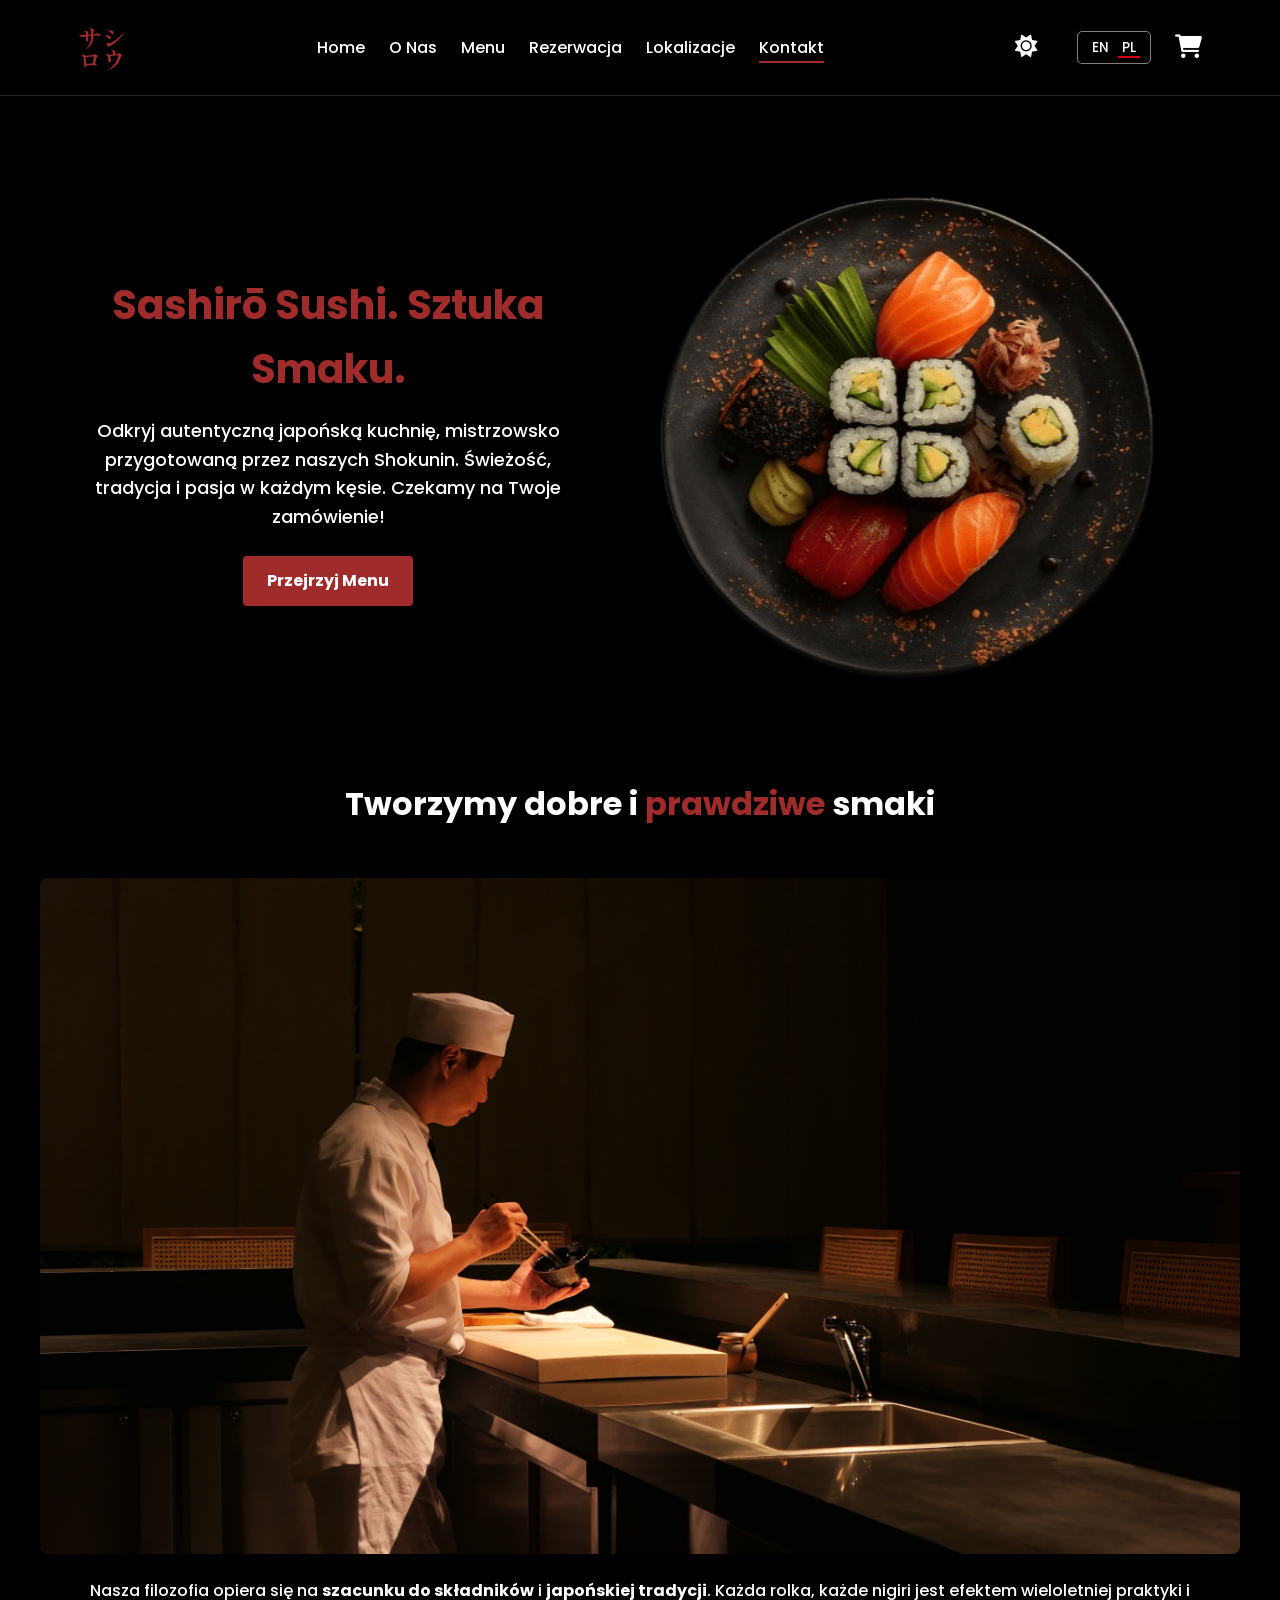
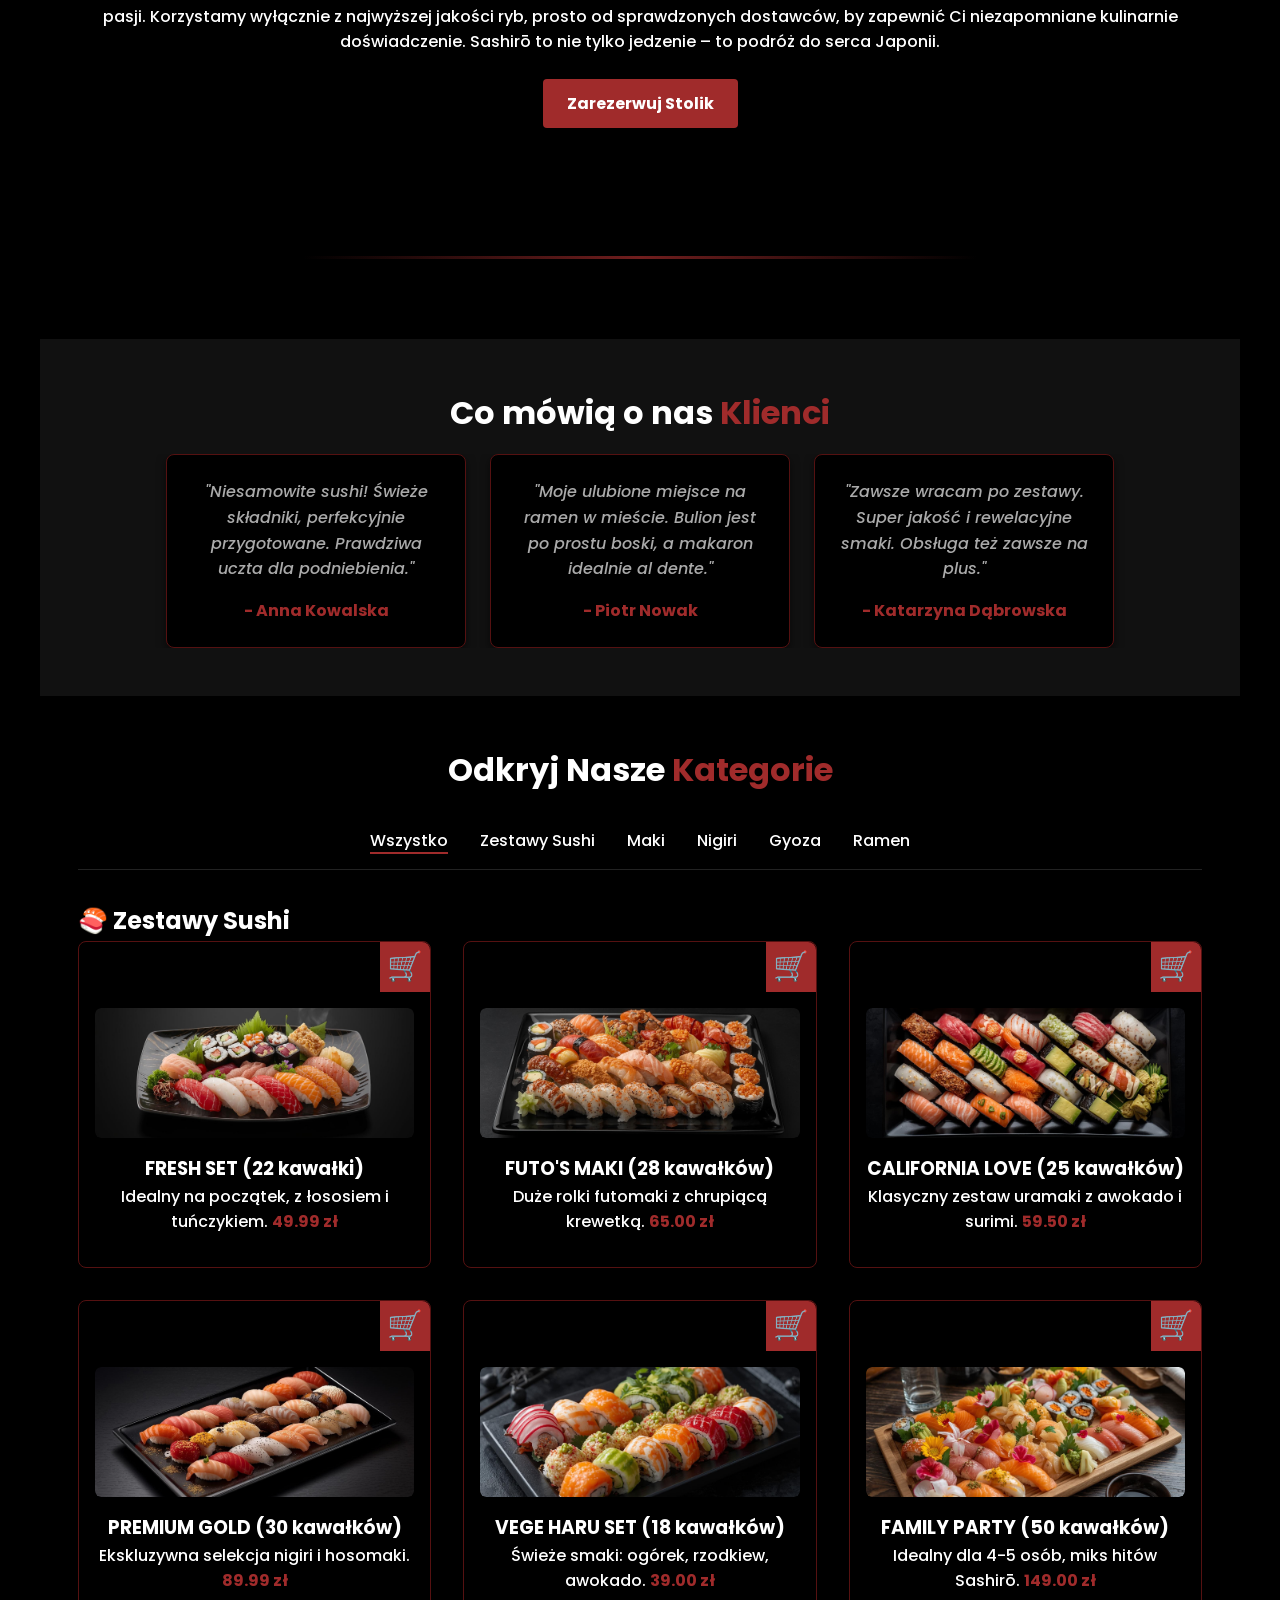
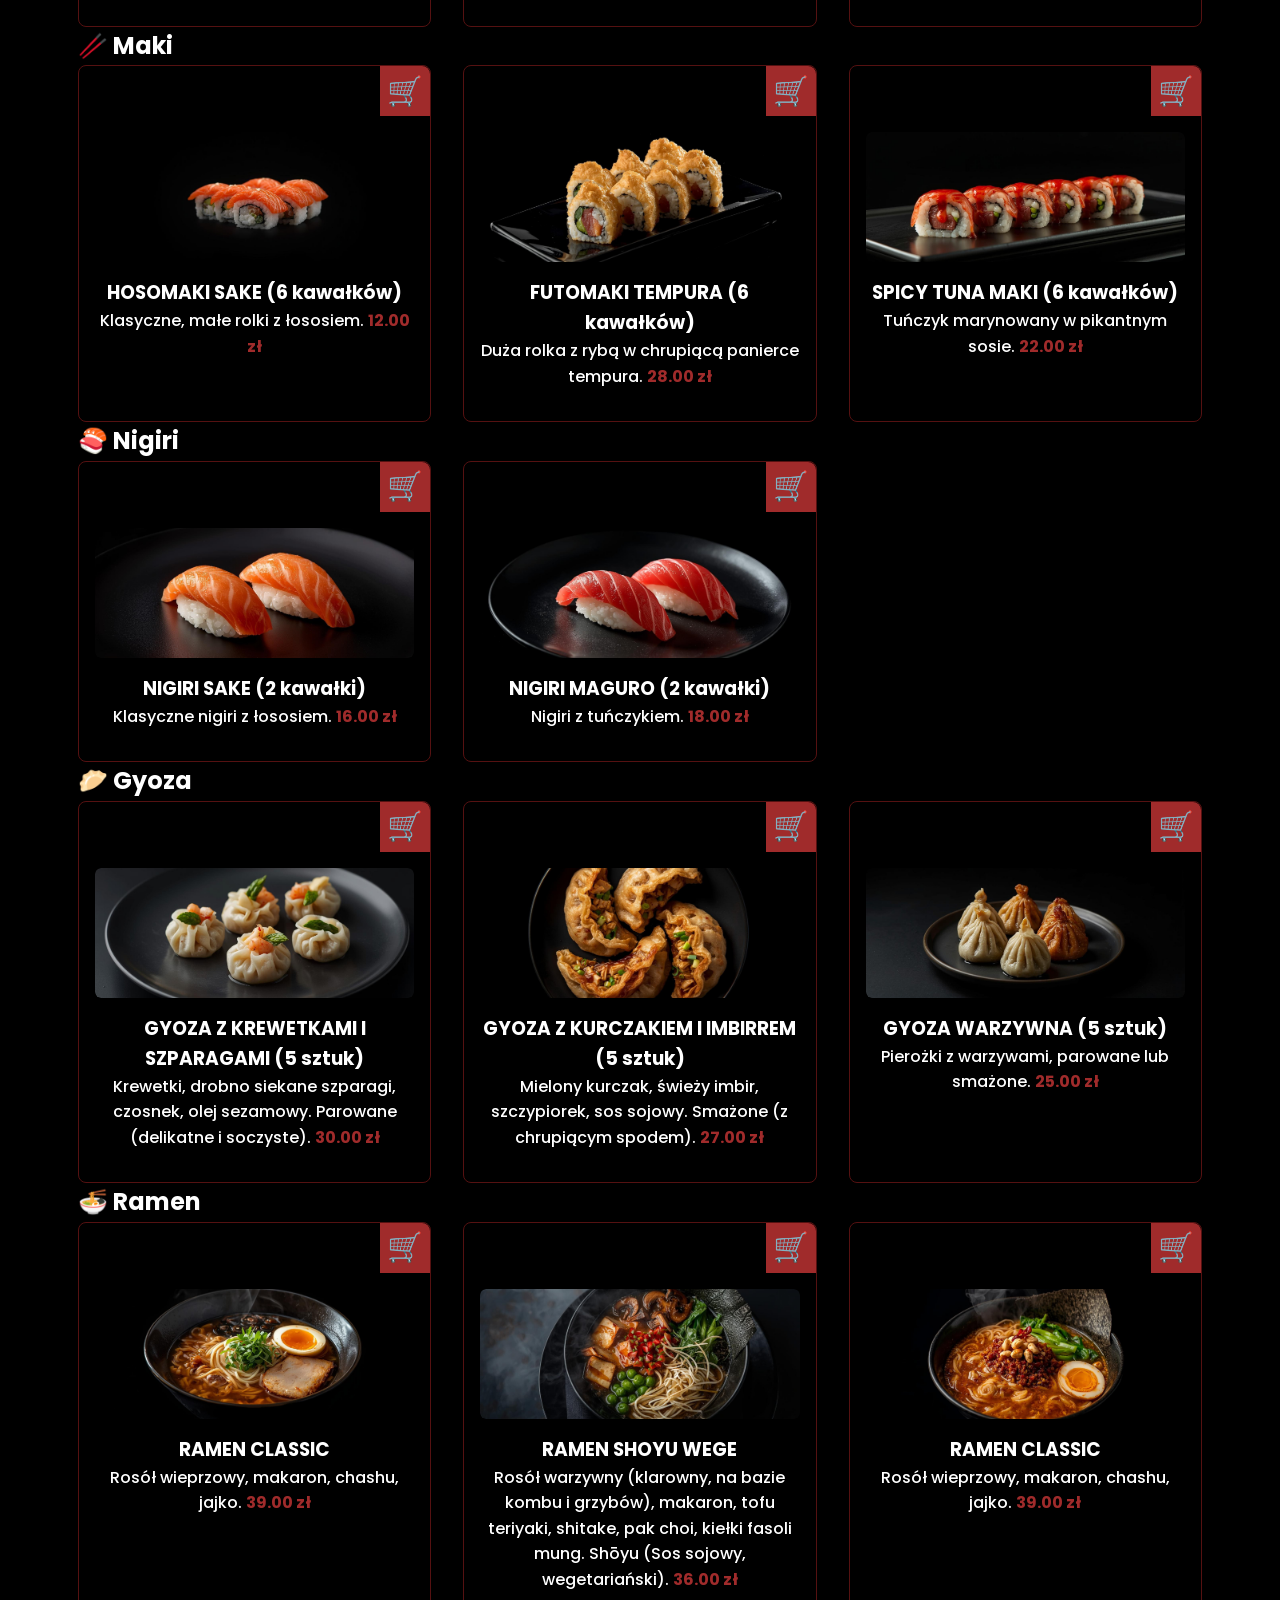
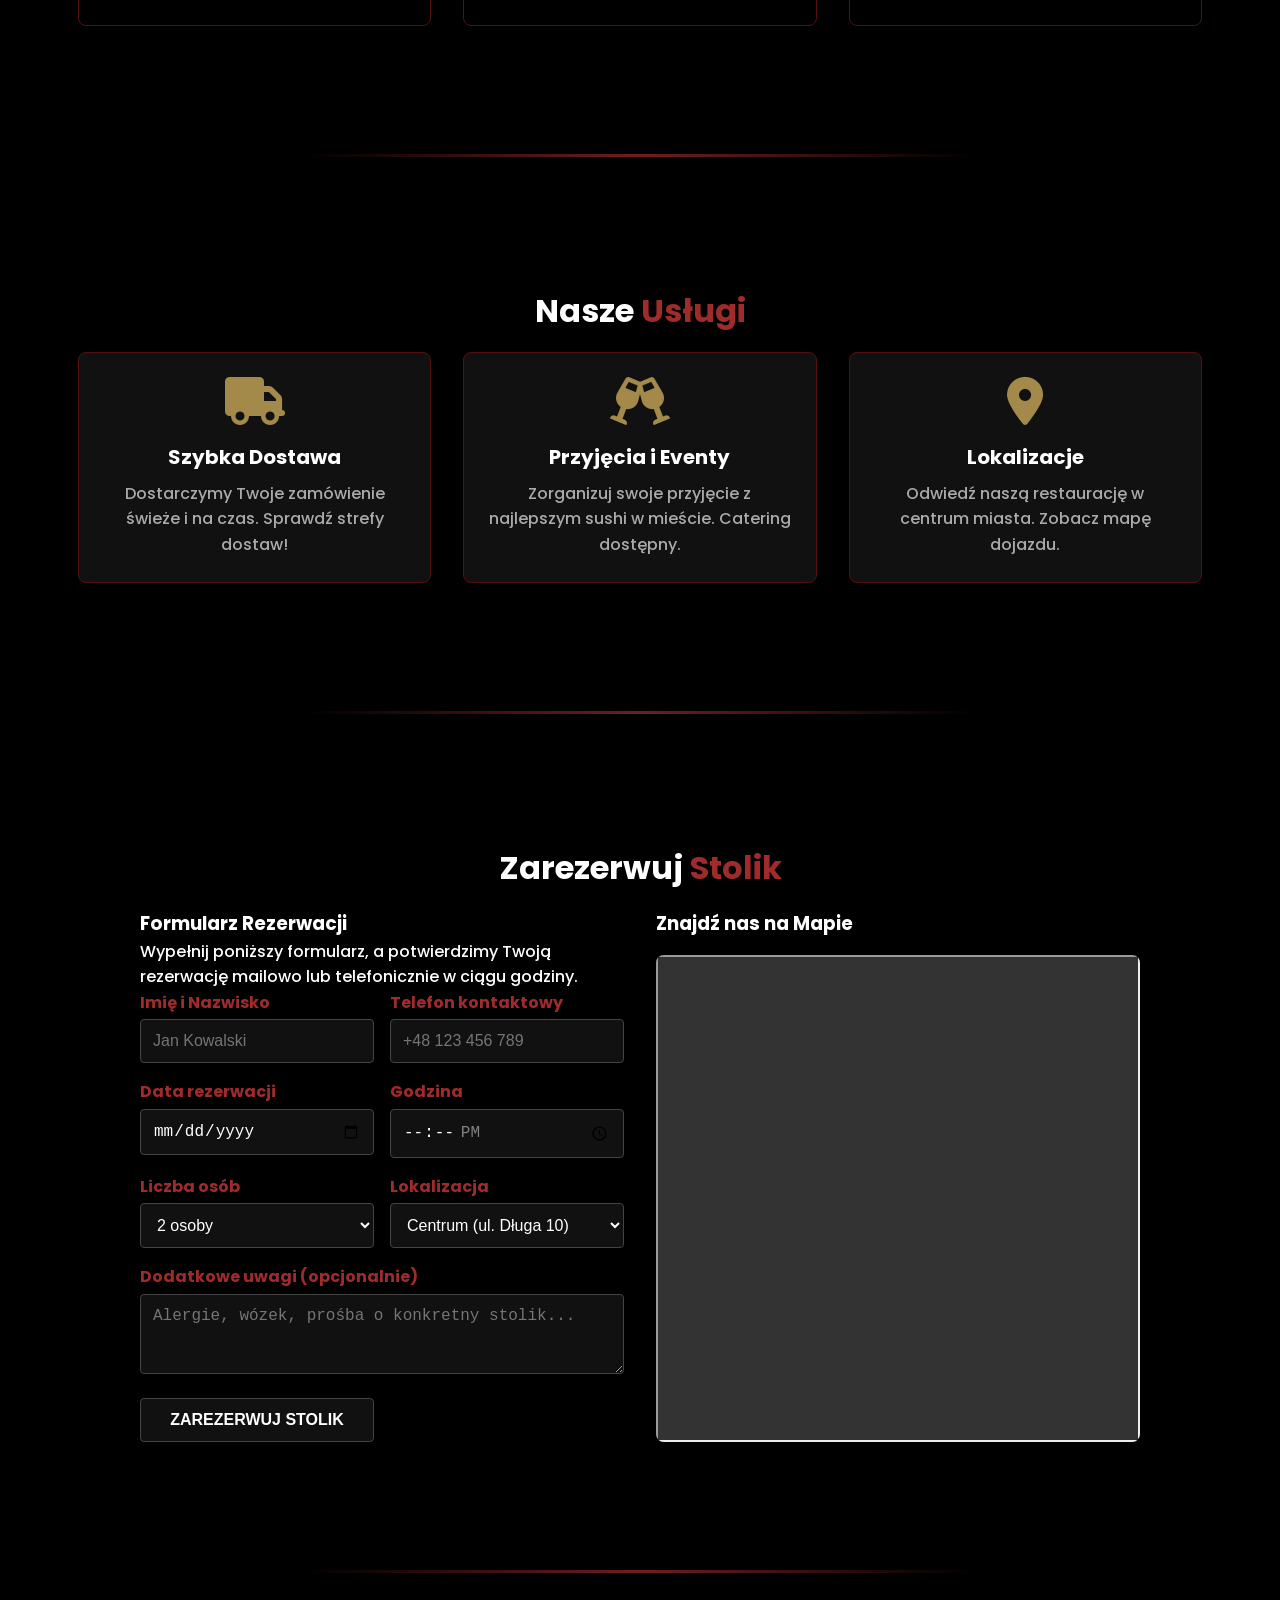
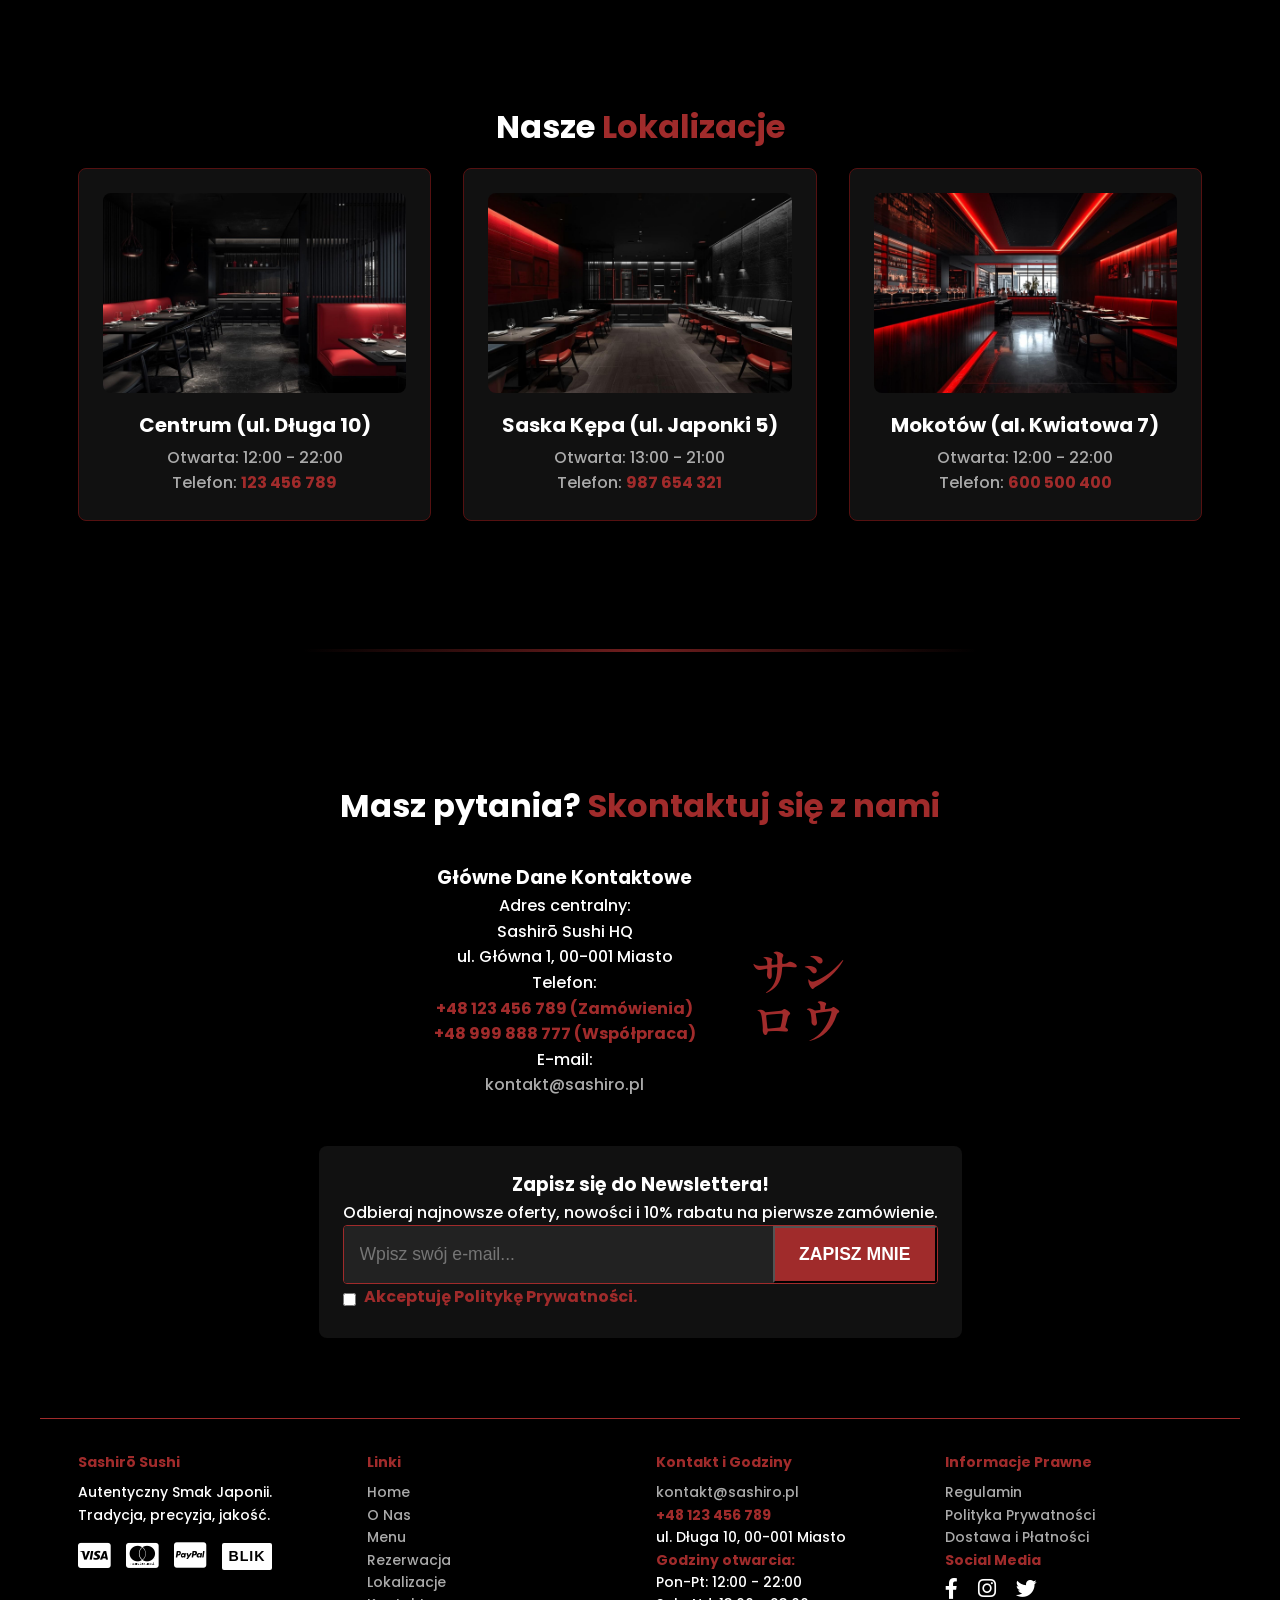
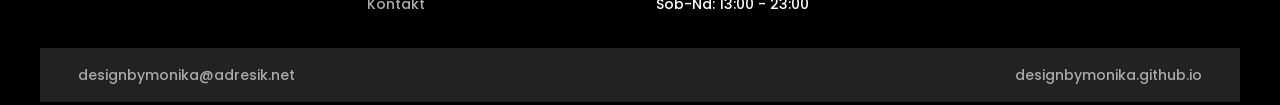
<file: index.html>
<!DOCTYPE html>
<html lang="pl">
  <head>
    <meta charset="UTF-8" />
    <meta name="viewport" content="width=device-width, initial-scale=1.0" />
    <title>Sashirō Sushi - Autentyczny Smak Japonii</title>
    <link
      rel="stylesheet"
      href="https://cdnjs.cloudflare.com/ajax/libs/font-awesome/6.0.0-beta3/css/all.min.css"
    />
    <link rel="stylesheet" href="style.css" />
  </head>
  <body>
    <div class="header__sticky-wrapper">
      <header class="header">
        <div class="header__content-wrapper">
          <a href="#" class="header__logo">サシ<br />ロウ</a>
          <nav class="header__nav" id="main-nav">
            <ul>
              <li>
                <a href="#" class="header__nav-link">Home</a>
              </li>
              <li><a href="#about" class="header__nav-link">O Nas</a></li>
              <li>
                <a href="#menu-sections" class="header__nav-link">Menu</a>
              </li>
              <li>
                <a href="#contact-reservation" class="header__nav-link"
                  >Rezerwacja</a
                >
              </li>
              <li>
                <a href="#locations" class="header__nav-link">Lokalizacje</a>
              </li>
              <li>
                <a href="#contact-info" class="header__nav-link">Kontakt</a>
              </li>
            </ul>
          </nav>

          <div class="header__hamburger" id="hamburger-menu">
            <i class="fas fa-bars"></i>
          </div>

          <div class="header__controls">
            <button
              id="theme-toggle"
              class="header__theme-toggle"
              aria-label="Zmień motyw"
            >
              <i class="fas fa-sun"></i>
            </button>
            <div class="header__lang-selector">
              <a href="#" class="header__lang-selector-option" data-lang="en"
                >EN</a
              >
              <a
                href="#"
                class="header__lang-selector-option header__lang-selector-option--active"
                data-lang="pl"
                >PL</a
              >
            </div>
            <div class="header__cart-icon">
              <a href="cart.html"
                ><i class="fas fa-shopping-cart"></i
                ><span class="header__cart-badge" id="cart-item-count">0</span>
              </a>
            </div>
          </div>
        </div>
      </header>
    </div>

    <section class="hero section" id="hero">
      <div class="hero__text">
        <h1 class="hero__text-heading">
          Sashirō Sushi. <span>Sztuka Smaku.</span>
        </h1>
        <p class="hero__text-paragraph">
          Odkryj autentyczną japońską kuchnię, mistrzowsko przygotowaną przez
          naszych Shokunin. Świeżość, tradycja i pasja w każdym kęsie. Czekamy
          na Twoje zamówienie!
        </p>
        <a href="#menu-sections" class="btn">Przejrzyj Menu</a>
      </div>

      <div class="hero__image">
        <div class="sushi-plate">
          <img
            src="images/shusi_baner.png"
            alt="Elegancki zestaw sushi na talerzu"
          />
        </div>
      </div>
    </section>
    <main>
      <section class="about section" id="about">
        <h2 class="section__title">
          Tworzymy dobre i <span class="colored">prawdziwe</span> smaki
        </h2>
        <div class="about__content">
          <img
            src="images/about.jpg"
            alt="Szef kuchni przygotowujący sushi"
            class="about__chef-image about__chef-image--no-margin"
          />
          <div class="about__text">
            <p>
              Nasza filozofia opiera się na
              <strong>szacunku do składników</strong> i
              <strong>japońskiej tradycji</strong>. Każda rolka, każde nigiri
              jest efektem wieloletniej praktyki i pasji. Korzystamy wyłącznie z
              najwyższej jakości ryb, prosto od sprawdzonych dostawców, by
              zapewnić Ci niezapomniane kulinarnie doświadczenie. Sashirō to nie
              tylko jedzenie – to podróż do serca Japonii.
            </p>
            <a href="#contact-reservation" class="btn">Zarezerwuj Stolik</a>
          </div>
        </div>
      </section>

      <section class="hr__bg-white section">
        <hr />
      </section>

      <section class="testimonials section" id="testimonials">
        <h2 class="section__title">Co mówią o nas <span>Klienci</span></h2>
        <div class="testimonial__carousel">
          <div class="testimonial__card">
            <p class="testimonial__quote">
              "Niesamowite sushi! Świeże składniki, perfekcyjnie przygotowane.
              Prawdziwa uczta dla podniebienia."
            </p>
            <p class="testimonial__author">- Anna Kowalska</p>
          </div>
          <div class="testimonial__card">
            <p class="testimonial__quote">
              "Moje ulubione miejsce na ramen w mieście. Bulion jest po prostu
              boski, a makaron idealnie al dente."
            </p>
            <p class="testimonial__author">- Piotr Nowak</p>
          </div>
          <div class="testimonial__card">
            <p class="testimonial__quote">
              "Zawsze wracam po zestawy. Super jakość i rewelacyjne smaki.
              Obsługa też zawsze na plus."
            </p>
            <p class="testimonial__author">- Katarzyna Dąbrowska</p>
          </div>
        </div>
      </section>

      <section class="menu section" id="menu-sections">
        <h2 class="section__title" id="main-menu-title">
          Odkryj Nasze <span>Kategorie</span>
        </h2>

        <ul class="menu__categories" id="menu-categories-bar">
          <li>
            <a
              href="#"
              class="menu__categories-link menu__categories-link--active"
              data-category="all"
              >Wszystko</a
            >
          </li>
          <li>
            <a
              href="#set-category"
              class="menu__categories-link"
              data-category="set"
              >Zestawy Sushi</a
            >
          </li>
          <li>
            <a
              href="#maki-category"
              class="menu__categories-link"
              data-category="maki"
              >Maki</a
            >
          </li>
          <li>
            <a
              href="#nigiri-category"
              class="menu__categories-link"
              data-category="nigiri"
              >Nigiri</a
            >
          </li>
          <li>
            <a
              href="#gyoza-category"
              class="menu__categories-link"
              data-category="gyoza"
              >Gyoza</a
            >
          </li>
          <li>
            <a
              href="#ramen-category"
              class="menu__categories-link"
              data-category="ramen"
              >Ramen</a
            >
          </li>
        </ul>
        <div id="menu-categories-placeholder"></div>
        <div class="menu__category-group" data-group="set">
          <h2 id="set-category" class="menu__category-title">
            🍣 Zestawy Sushi
          </h2>
          <div class="menu__grid" data-category-type="set">
            <div class="menu__card" data-product-id="set-1">
              <div class="menu__card-image-wrapper">
                <img src="images/FRESH SET.jpg" alt="Fresh Set Sushi" />
              </div>
              <span class="menu__card-cart">🛒</span>
              <div class="menu__card-content">
                <h3 class="menu__card-title">FRESH SET (22 kawałki)</h3>
                <p>
                  Idealny na początek, z łososiem i tuńczykiem.
                  <span class="colored">49.99 zł</span>
                </p>
              </div>
            </div>
            <div class="menu__card" data-product-id="set-2">
              <div class="menu__card-image-wrapper">
                <img src="images/FUTO.jpg" alt="Futo's Maki set" />
              </div>
              <span class="menu__card-cart">🛒</span>
              <div class="menu__card-content">
                <h3 class="menu__card-title">FUTO'S MAKI (28 kawałków)</h3>
                <p>
                  Duże rolki futomaki z chrupiącą krewetką.
                  <span class="colored">65.00 zł</span>
                </p>
              </div>
            </div>
            <div class="menu__card" data-product-id="set-3">
              <div class="menu__card-image-wrapper">
                <img
                  src="images/CALIFORNIA.jpg"
                  alt="California Love Sushi set"
                />
              </div>
              <span class="menu__card-cart">🛒</span>
              <div class="menu__card-content">
                <h3 class="menu__card-title">CALIFORNIA LOVE (25 kawałków)</h3>
                <p>
                  Klasyczny zestaw uramaki z awokado i surimi.
                  <span class="colored">59.50 zł</span>
                </p>
              </div>
            </div>
            <div class="menu__card" data-product-id="set-4">
              <div class="menu__card-image-wrapper">
                <img src="images/PREMIUM.jpg" alt="Premium Gold Sushi set" />
              </div>
              <span class="menu__card-cart">🛒</span>
              <div class="menu__card-content">
                <h3 class="menu__card-title">PREMIUM GOLD (30 kawałków)</h3>
                <p>
                  Ekskluzywna selekcja nigiri i hosomaki.
                  <span class="colored">89.99 zł</span>
                </p>
              </div>
            </div>
            <div class="menu__card" data-product-id="set-5">
              <div class="menu__card-image-wrapper">
                <img src="images/VEGE HARU.jpg" alt="Vege Haru Set sushi" />
              </div>
              <span class="menu__card-cart">🛒</span>
              <div class="menu__card-content">
                <h3 class="menu__card-title">VEGE HARU SET (18 kawałków)</h3>
                <p>
                  Świeże smaki: ogórek, rzodkiew, awokado.
                  <span class="colored">39.00 zł</span>
                </p>
              </div>
            </div>
            <div class="menu__card" data-product-id="set-6">
              <div class="menu__card-image-wrapper">
                <img
                  src="images/shusi FAMILY PARTY.jpg"
                  alt="Family Party Sushi set"
                />
              </div>
              <span class="menu__card-cart">🛒</span>
              <div class="menu__card-content">
                <h3 class="menu__card-title">FAMILY PARTY (50 kawałków)</h3>
                <p>
                  Idealny dla 4-5 osób, miks hitów Sashirō.
                  <span class="colored">149.00 zł</span>
                </p>
              </div>
            </div>
          </div>
        </div>

        <div class="menu__category-group" data-group="maki">
          <h2 id="maki-category" class="menu__category-title">🥢 Maki</h2>
          <div class="menu__grid" data-category-type="maki">
            <div class="menu__card" data-product-id="maki-1">
              <div class="menu__card-image-wrapper">
                <img
                  src="images/maki HOSOMAKI SAKE.jpg"
                  alt="Hosomaki Sake rolls"
                />
              </div>
              <span class="menu__card-cart">🛒</span>
              <div class="menu__card-content">
                <h3 class="menu__card-title">HOSOMAKI SAKE (6 kawałków)</h3>
                <p>
                  Klasyczne, małe rolki z łososiem.
                  <span class="colored">12.00 zł</span>
                </p>
              </div>
            </div>
            <div class="menu__card" data-product-id="maki-2">
              <div class="menu__card-image-wrapper">
                <img
                  src="images/maki FUTOMAKI TEMPURA.jpg"
                  alt="Futomaki Tempura roll"
                />
              </div>
              <span class="menu__card-cart">🛒</span>
              <div class="menu__card-content">
                <h3 class="menu__card-title">FUTOMAKI TEMPURA (6 kawałków)</h3>
                <p>
                  Duża rolka z rybą w chrupiącą panierce tempura.
                  <span class="colored">28.00 zł</span>
                </p>
              </div>
            </div>
            <div class="menu__card" data-product-id="maki-3">
              <div class="menu__card-image-wrapper">
                <img
                  src="images/maki SPICY TUNA.jpg"
                  alt="Spicy Tuna Maki rolls"
                />
              </div>
              <span class="menu__card-cart">🛒</span>
              <div class="menu__card-content">
                <h3 class="menu__card-title">SPICY TUNA MAKI (6 kawałków)</h3>
                <p>
                  Tuńczyk marynowany w pikantnym sosie.
                  <span class="colored">22.00 zł</span>
                </p>
              </div>
            </div>
          </div>
        </div>

        <div class="menu__category-group" data-group="nigiri">
          <h2 id="nigiri-category" class="menu__category-title">🍣 Nigiri</h2>
          <div class="menu__grid" data-category-type="nigiri">
            <div class="menu__card" data-product-id="nigiri-1">
              <div class="menu__card-image-wrapper">
                <img
                  src="images/NIGIRI SAKE 2.jpg"
                  alt="Nigiri Sake (salmon)"
                />
              </div>
              <span class="menu__card-cart">🛒</span>
              <div class="menu__card-content">
                <h3 class="menu__card-title">NIGIRI SAKE (2 kawałki)</h3>
                <p>
                  Klasyczne nigiri z łososiem.
                  <span class="colored">16.00 zł</span>
                </p>
              </div>
            </div>
            <div class="menu__card" data-product-id="nigiri-2">
              <div class="menu__card-image-wrapper">
                <img
                  src="images/NIGIRI MAGURO 2.jpg"
                  alt="Nigiri Maguro (tuna)"
                />
              </div>
              <span class="menu__card-cart">🛒</span>
              <div class="menu__card-content">
                <h3 class="menu__card-title">NIGIRI MAGURO (2 kawałki)</h3>
                <p>
                  Nigiri z tuńczykiem. <span class="colored">18.00 zł</span>
                </p>
              </div>
            </div>
          </div>
        </div>

        <div class="menu__category-group" data-group="gyoza">
          <h2 id="gyoza-category" class="menu__category-title">🥟 Gyoza</h2>
          <div class="menu__grid" data-category-type="gyoza">
            <div class="menu__card" data-product-id="gyoza-3">
              <div class="menu__card-image-wrapper">
                <img
                  src="images/GYOZA Z KREWETKAMI.jpg"
                  alt="Gyoza with shrimp and asparagus"
                />
              </div>
              <span class="menu__card-cart">🛒</span>
              <div class="menu__card-content">
                <h3 class="menu__card-title">
                  GYOZA Z KREWETKAMI I SZPARAGAMI (5 sztuk)
                </h3>
                <p>
                  Krewetki, drobno siekane szparagi, czosnek, olej sezamowy.
                  Parowane (delikatne i soczyste).
                  <span class="colored">30.00 zł</span>
                </p>
              </div>
            </div>
            <div class="menu__card" data-product-id="gyoza-2">
              <div class="menu__card-image-wrapper">
                <img
                  src="images/GYOZA Z KURCZAKIEM.jpg"
                  alt="Gyoza with chicken and ginger"
                />
              </div>
              <span class="menu__card-cart">🛒</span>
              <div class="menu__card-content">
                <h3 class="menu__card-title">
                  GYOZA Z KURCZAKIEM I IMBIRREM (5 sztuk)
                </h3>
                <p>
                  Mielony kurczak, świeży imbir, szczypiorek, sos sojowy.
                  Smażone (z chrupiącym spodem).
                  <span class="colored">27.00 zł</span>
                </p>
              </div>
            </div>
            <div class="menu__card" data-product-id="gyoza-1">
              <div class="menu__card-image-wrapper">
                <img
                  src="images/GYOZA WARZYWNA.jpg"
                  alt="Gyoza with vegetables"
                />
              </div>
              <span class="menu__card-cart">🛒</span>
              <div class="menu__card-content">
                <h3 class="menu__card-title">GYOZA WARZYWNA (5 sztuk)</h3>
                <p>
                  Pierożki z warzywami, parowane lub smażone.
                  <span class="colored">25.00 zł</span>
                </p>
              </div>
            </div>
          </div>
        </div>

        <div class="menu__category-group" data-group="ramen">
          <h2 id="ramen-category" class="menu__category-title">🍜 Ramen</h2>
          <div class="menu__grid" data-category-type="ramen">
            <div class="menu__card" data-product-id="ramen-1">
              <div class="menu__card-image-wrapper">
                <img src="images/RAMEN CLASSIC.jpg" alt="Classic Ramen dish" />
              </div>
              <span class="menu__card-cart">🛒</span>
              <div class="menu__card-content">
                <h3 class="menu__card-title">RAMEN CLASSIC</h3>
                <p>
                  Rosół wieprzowy, makaron, chashu, jajko.
                  <span class="colored">39.00 zł</span>
                </p>
              </div>
            </div>
            <div class="menu__card" data-product-id="ramen-2">
              <div class="menu__card-image-wrapper">
                <img
                  src="images/RAMEN SHOYU WEGE.jpg"
                  alt="Shoyu Vegetarian Ramen dish"
                />
              </div>
              <span class="menu__card-cart">🛒</span>
              <div class="menu__card-content">
                <h3 class="menu__card-title">RAMEN SHOYU WEGE</h3>
                <p>
                  Rosół warzywny (klarowny, na bazie kombu i grzybów), makaron,
                  tofu teriyaki, shitake, pak choi, kiełki fasoli mung. Shōyu
                  (Sos sojowy, wegetariański).
                  <span class="colored">36.00 zł</span>
                </p>
              </div>
            </div>

            <div class="menu__card" data-product-id="ramen-3">
              <div class="menu__card-image-wrapper">
                <img
                  src="images/RAMEN TANTAN Z MIĘSEM.jpg"
                  alt="Tantan Ramen"
                />
              </div>
              <span class="menu__card-cart">🛒</span>
              <div class="menu__card-content">
                <h3 class="menu__card-title">RAMEN CLASSIC</h3>
                <p>
                  Rosół wieprzowy, makaron, chashu, jajko.
                  <span class="colored">39.00 zł</span>
                </p>
              </div>
            </div>
          </div>
        </div>
      </section>
      <section class="hr__bg-white section">
        <hr />
      </section>
      <section class="section service" id="service">
        <h2 class="section__title">Nasze <span>Usługi</span></h2>
        <div class="service__grid">
          <div class="service__card">
            <i class="fas fa-truck service__icon"></i>
            <h3>Szybka Dostawa</h3>
            <p>
              Dostarczymy Twoje zamówienie świeże i na czas. Sprawdź strefy
              dostaw!
            </p>
          </div>

          <div class="service__card">
            <i class="service__icon fas fa-champagne-glasses"></i>
            <h3>Przyjęcia i Eventy</h3>
            <p>
              Zorganizuj swoje przyjęcie z najlepszym sushi w mieście. Catering
              dostępny.
            </p>
          </div>

          <div class="service__card">
            <i class="fas fa-map-marker-alt service__icon"></i>
            <h3>Lokalizacje</h3>
            <p>
              Odwiedź naszą restaurację w centrum miasta. Zobacz mapę dojazdu.
            </p>
          </div>
        </div>
      </section>

      <section class="hr__bg-white section">
        <hr />
      </section>

      <section class="contact section" id="contact-reservation">
        <h2 class="section__title">Zarezerwuj <span>Stolik</span></h2>

        <div class="contact__content contact__content--two-columns">
          <div class="contact__form-wrapper">
            <h3>Formularz Rezerwacji</h3>
            <p>
              Wypełnij poniższy formularz, a potwierdzimy Twoją rezerwację
              mailowo lub telefonicznie w ciągu godziny.
            </p>
            <form class="reservation-form">
              <div>
                <label for="name">Imię i Nazwisko</label>
                <input
                  type="text"
                  id="name"
                  name="name"
                  required
                  placeholder="Jan Kowalski"
                />
              </div>
              <div>
                <label for="phone">Telefon kontaktowy</label>
                <input
                  type="tel"
                  id="phone"
                  name="phone"
                  required
                  placeholder="+48 123 456 789"
                />
              </div>

              <div>
                <label for="date">Data rezerwacji</label>
                <input type="date" id="date" name="date" required />
              </div>
              <div>
                <label for="time">Godzina</label>
                <input
                  type="time"
                  id="time"
                  name="time"
                  required
                  min="12:00"
                  max="21:00"
                />
              </div>

              <div>
                <label for="people">Liczba osób</label>
                <select id="people" name="people" required>
                  <option value="1">1 osoba</option>
                  <option value="2" selected>2 osoby</option>
                  <option value="3">3 osoby</option>
                  <option value="4">4 osoby</option>
                  <option value="5">5 osób</option>
                  <option value="6+">6+ (Prosimy o kontakt tel.)</option>
                </select>
              </div>
              <div>
                <label for="location">Lokalizacja</label>
                <select id="location" name="location" required>
                  <option value="Centrum">Centrum (ul. Długa 10)</option>
                  <option value="Saska-Kępa">
                    Saska Kępa (ul. Japońska 5)
                  </option>
                  <option value="Mokotow">Mokotów (al. Kwiatowa 7)</option>
                </select>
              </div>

              <div class="form__full-width">
                <label for="notes">Dodatkowe uwagi (opcjonalnie)</label>
                <textarea
                  id="notes"
                  name="notes"
                  rows="3"
                  placeholder="Alergie, wózek, prośba o konkretny stolik..."
                ></textarea>
              </div>

              <button
                type="button"
                class="btn js-scroll-btn"
                data-target="#contact-reservation"
              >
                ZAREZERWUJ STOLIK
              </button>
            </form>
          </div>

          <div class="contact__map-wrapper">
            <h3>Znajdź nas na Mapie</h3>
            <div class="map-placeholder">
              <iframe
                src="https://www.google.com/maps/embed?pb=!1m18!1m12!1m3!1d2443.085347209325!2d21.006939615923976!3d52.23194017976865!2m3!1f0!2f0!3f0!3m2!1i1024!2i768!4f13.1!3m3!1m2!1s0x471ecc66938b8167%3A0x1d473a2169622a57!2sPa%C5%82ac%20Kultury%20i%20Nauki!5e0!3m2!1spl!2spl!4v1678280635105!5m2!1spl!2spl"
                width="100%"
                height="100%"
                allowfullscreen=""
                loading="lazy"
                referrerpolicy="no-referrer-when-downgrade"
              >
              </iframe>
            </div>
          </div>
        </div>
      </section>

      <section class="hr__bg-white section">
        <hr />
      </section>

      <section class="service section" id="locations">
        <h2 class="section__title">Nasze <span>Lokalizacje</span></h2>
        <div class="service__list">
          <div class="service__item">
            <img
              src="images/wnetrze restauracji shushi 1.jpg"
              alt="Wnętrze restauracji"
            />
            <h3>Centrum (ul. Długa 10)</h3>
            <p>Otwarta: 12:00 - 22:00</p>
            <p>Telefon: <span class="colored">123 456 789</span></p>
          </div>
          <div class="service__item">
            <img
              src="images/wnetrze restauracji shushi 2.jpg"
              alt="Nowoczesny wystrój kawiarni"
            />
            <h3>Saska Kępa (ul. Japonki 5)</h3>
            <p>Otwarta: 13:00 - 21:00</p>
            <p>Telefon: <span class="colored">987 654 321</span></p>
          </div>
          <div class="service__item">
            <img
              src="images/wnetrze restauracji shushi 3.jpg"
              alt="Budynek restauracji"
            />
            <h3>Mokotów (al. Kwiatowa 7)</h3>
            <p>Otwarta: 12:00 - 22:00</p>
            <p>Telefon: <span class="colored">600 500 400</span></p>
          </div>
        </div>
      </section>

      <section class="hr__bg-white section">
        <hr />
      </section>

      <section class="contact section" id="contact-info">
        <h2 class="section__title">
          Masz pytania? <span>Skontaktuj się z nami</span>
        </h2>
        <div class="contact__content-wrapper">
          <div class="contact__info-details contact__info-details--no-border">
            <h3>Główne Dane Kontaktowe</h3>
            <div class="footer__list">
              <p>Adres centralny:</p>
              <p>Sashirō Sushi HQ</p>
              <p>ul. Główna 1, 00-001 Miasto</p>

              <p>Telefon:</p>
              <p>
                <a href="tel:+48123456789" class="footer__list-link"
                  >+48 123 456 789 (Zamówienia)</a
                >
              </p>
              <p>
                <a href="tel:+48999888777" class="footer__list-link"
                  >+48 999 888 777 (Współpraca)</a
                >
              </p>

              <p>E-mail:</p>
              <p>
                <a href="mailto:kontakt@sashiro.pl" class="footer__list-link"
                  >kontakt@sashiro.pl</a
                >
              </p>
            </div>
          </div>

          <div class="contact__logo-container">
            <a href="#" class="header__logo header__logo--double-size"
              >サシ<br />ロウ</a
            >
          </div>
        </div>
        <div class="contact__content contact__content--stacked">
          <div class="newsletter-tile-wrapper">
            <h3>Zapisz się do Newslettera!</h3>
            <p>
              Odbieraj najnowsze oferty, nowości i 10% rabatu na pierwsze
              zamówienie.
            </p>

            <form class="newsletter-tile-form">
              <input
                type="email"
                id="newsletter-email-tile"
                name="newsletter-email"
                required
                placeholder="Wpisz swój e-mail..."
              />
              <button type="submit" class="btn">ZAPISZ MNIE</button>
            </form>

            <div class="consent">
              <input
                type="checkbox"
                id="consent-tile"
                name="consent-tile"
                required
              />
              <label for="consent-tile">
                Akceptuję
                <a href="#">Politykę Prywatności</a>.
              </label>
            </div>
          </div>
        </div>
      </section>
    </main>

    <footer class="footer section" id="contact">
      <div class="footer__column">
        <h4 class="footer__heading">Sashirō Sushi</h4>
        <p>Autentyczny Smak Japonii.<br />Tradycja, precyzja, jakość.</p>
        <div class="footer__payments-icons">
          <i class="fab fa-cc-visa" title="Visa"></i>
          <i class="fab fa-cc-mastercard" title="Mastercard"></i>
          <i class="fab fa-cc-paypal" title="PayPal"></i>
          <span class="blik-icon" title="Blik">BLIK</span>
        </div>
      </div>
      <div class="footer__column">
        <h4 class="footer__heading">Linki</h4>
        <ul class="footer__list">
          <li><a href="#hero" class="footer__list-link">Home</a></li>
          <li><a href="#about" class="footer__list-link">O Nas</a></li>
          <li><a href="#menu-sections" class="footer__list-link">Menu</a></li>
          <li>
            <a href="#contact-reservation" class="footer__list-link"
              >Rezerwacja</a
            >
          </li>
          <li><a href="#service" class="footer__list-link">Lokalizacje</a></li>
          <li><a href="#contact-info" class="footer__list-link">Kontakt</a></li>
        </ul>
      </div>
      <div class="footer__column">
        <h4 class="footer__heading">Kontakt i Godziny</h4>
        <ul class="footer__list">
          <li>
            <a href="mailto:kontakt@sashiro.pl" class="footer__list-link"
              >kontakt@sashiro.pl</a
            >
          </li>
          <li>
            <a href="tel:+48123456789" class="footer__list-link"
              >+48 123 456 789</a
            >
          </li>
          <li>ul. Długa 10, 00-001 Miasto</li>
        </ul>
        <div class="footer__hours">
          <p><span class="colored">Godziny otwarcia:</span></p>
          <p>Pon-Pt: 12:00 - 22:00</p>
          <p>Sob-Nd: 13:00 - 23:00</p>
        </div>
      </div>
      <div class="footer__column">
        <h4 class="footer__heading">Informacje Prawne</h4>
        <ul class="footer__list">
          <li><a href="#" class="footer__list-link">Regulamin</a></li>
          <li>
            <a href="#" class="footer__list-link">Polityka Prywatności</a>
          </li>
          <li><a href="#" class="footer__list-link">Dostawa i Płatności</a></li>
        </ul>
        <h4 class="footer__heading">Social Media</h4>
        <div>
          <a href="#"><i class="fab fa-facebook-f"></i></a>
          <a href="#"><i class="fab fa-instagram"></i></a>
          <a href="#"><i class="fab fa-twitter"></i></a>
        </div>
      </div>
    </footer>
<div class="author-info container">
  <a href="mailto:designbymonika@adresik.net?subject=Wiadomość ze strony Pixiart" class="author-link-tile"><p>designbymonika@adresik.net</p></a>
  <a href="https://designbymonika.github.io" target="_blank" class="author-link-tile"><p>designbymonika.github.io</p></a>
</div>
    <script src="script.js"></script>
  </body>
</html>
</file>
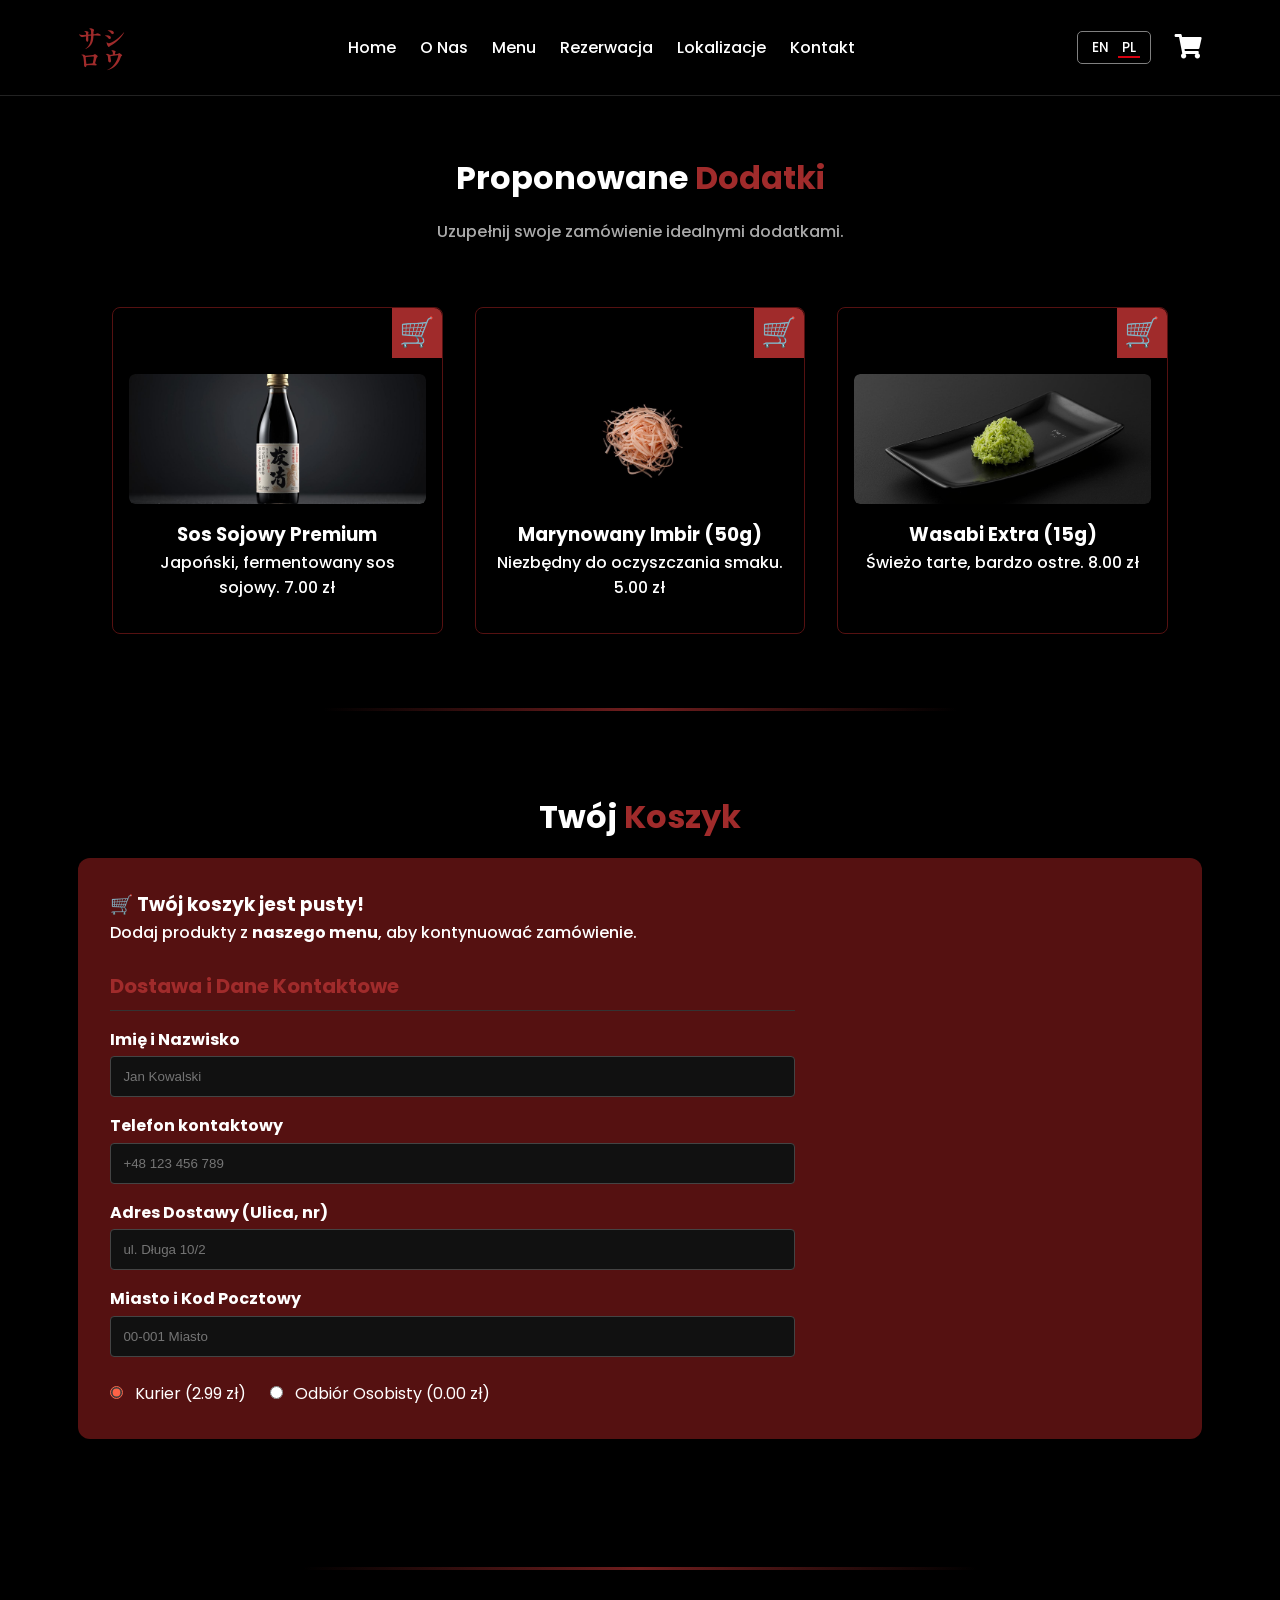
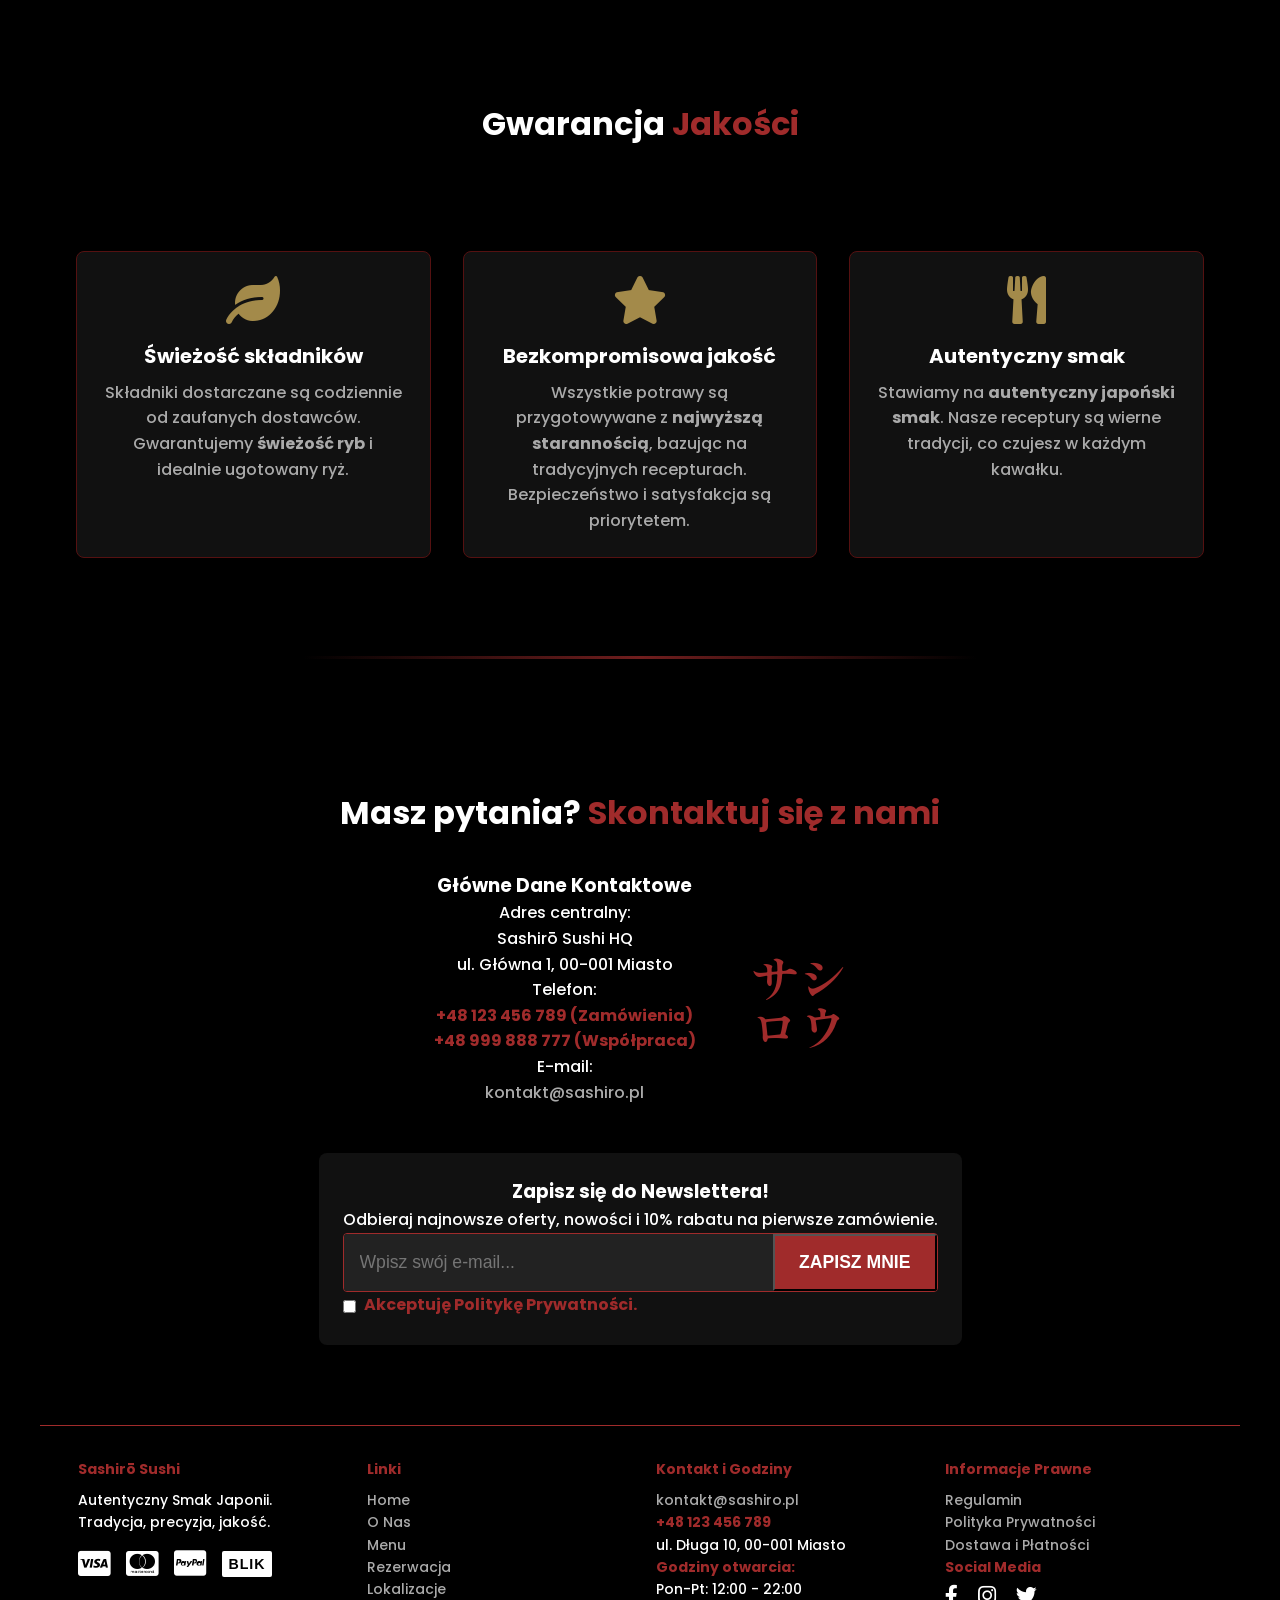
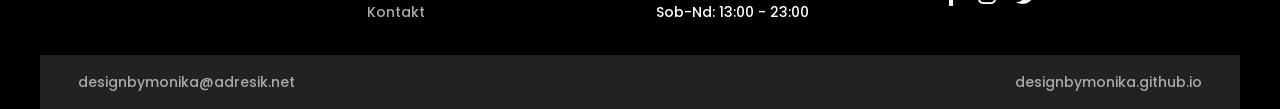
<file: cart.html>
<!DOCTYPE html>
<html lang="pl">
  <head>
    <meta charset="UTF-8" />
    <meta name="viewport" content="width=device-width, initial-scale=1.0" />
    <title>Sashirō Sushi - Koszyk</title>
    <link
      rel="stylesheet"
      href="https://cdnjs.cloudflare.com/ajax/libs/font-awesome/6.0.0-beta3/css/all.min.css"
    />
    <link
      rel="stylesheet"
      href="https://cdnjs.cloudflare.com/ajax/libs/font-awesome/5.15.4/css/all.min.css"
    />
    <link rel="stylesheet" href="style.css" />
  </head>
  <body class="cart-page">
    <div class="header__sticky-wrapper">
      <header class="header">
        <div class="header__content-wrapper">
          <a href="index.html" class="header__logo">サシ<br />ロウ</a>
          <nav class="header__nav">
            <ul>
              <li>
                <a href="index.html#" class="header__nav-link">Home</a>
              </li>
              <li>
                <a href="index.html#about" class="header__nav-link">O Nas</a>
              </li>
              <li>
                <a href="index.html#menu-sections" class="header__nav-link"
                  >Menu</a
                >
              </li>
              <li>
                <a
                  href="index.html#contact-reservation"
                  class="header__nav-link"
                  >Rezerwacja</a
                >
              </li>
              <li>
                <a href="index.html#service" class="header__nav-link"
                  >Lokalizacje</a
                >
              </li>
              <li>
                <a href="index.html#contact-info" class="header__nav-link"
                  >Kontakt</a
                >
              </li>
            </ul>
          </nav>
          <div class="header__hamburger" id="hamburger-menu">
            <i class="fas fa-bars"></i>
          </div>

          <div class="header__controls">
            <div class="header__lang-selector">
              <a href="#" class="header__lang-selector-option" data-lang="en"
                >EN</a
              >
              <a
                href="#"
                class="header__lang-selector-option header__lang-selector-option--active"
                data-lang="pl"
                >PL</a
              >
            </div>
            <div class="header__cart-icon">
              <a href="cart.html"
                ><i class="fas fa-shopping-cart"></i
                ><span class="header__cart-badge" id="cart-item-count">0</span>
              </a>
            </div>
          </div>
        </div>
      </header>
    </div>
    <main>
      <section class="section cart__page">
        <section class="menu section" id="cart-addons">
          <h2 class="section__title">Proponowane <span>Dodatki</span></h2>
          <p
            class="section__subtitle"
            style="
              text-align: center;
              margin-bottom: var(--spacing-l);
              color: var(--color-text-muted);
            "
          >
            Uzupełnij swoje zamówienie idealnymi dodatkami.
          </p>
          <div class="menu__grid" data-category-type="addons">
            <div class="menu__card" data-product-id="addon-1">
              <div class="menu__card-image-wrapper">
                <img src="images/Sos Sojowy.jpg" alt="Sos Sojowy Premium" />
              </div>
              <span class="menu__card-cart">🛒</span>
              <h3 class="menu__card-title">Sos Sojowy Premium</h3>
              <p>Japoński, fermentowany sos sojowy. 7.00 zł</p>
            </div>
            <div class="menu__card" data-product-id="addon-2">
              <div class="menu__card-image-wrapper">
                <img src="images/Marynowany Imbir.jpg" alt="Marynowany Imbir" />
              </div>
              <span class="menu__card-cart">🛒</span>
              <h3 class="menu__card-title">Marynowany Imbir (50g)</h3>
              <p>Niezbędny do oczyszczania smaku. 5.00 zł</p>
            </div>
            <div class="menu__card" data-product-id="addon-3">
              <div class="menu__card-image-wrapper">
                <img src="images/Wasabi Extra.jpg" alt="Wasabi Extra" />
              </div>
              <span class="menu__card-cart">🛒</span>
              <h3 class="menu__card-title">Wasabi Extra (15g)</h3>
              <p>Świeżo tarte, bardzo ostre. 8.00 zł</p>
            </div>
          </div>
        </section>
        <section class="hr__bg-white section">
          <hr />
        </section>
        <h2 class="section__title">Twój <span>Koszyk</span></h2>
        <div class="cart__grid-layout">
          <div class="cart__items-container">
            <div class="cart__delivery-info">
              <h3>Dostawa i Dane Kontaktowe</h3>
              <form class="cart__form cart__form--delivery">
                <label for="name">Imię i Nazwisko</label>
                <input
                  type="text"
                  id="name"
                  required
                  placeholder="Jan Kowalski"
                />
                <label for="phone">Telefon kontaktowy</label>
                <input
                  type="tel"
                  id="phone"
                  required
                  placeholder="+48 123 456 789"
                />
                <label for="address">Adres Dostawy (Ulica, nr)</label>
                <input
                  type="text"
                  id="address"
                  required
                  placeholder="ul. Długa 10/2"
                />
                <label for="city">Miasto i Kod Pocztowy</label>
                <input
                  type="text"
                  id="city"
                  required
                  placeholder="00-001 Miasto"
                />
                <div class="cart__delivery-options">
                  <div class="cart__delivery-option">
                    <input
                      type="radio"
                      id="courier"
                      name="delivery-method"
                      value="2.99"
                      checked
                    />
                    <label for="courier"
                      >Kurier (<span id="delivery-cost-display">2.99 zł</span
                      >)</label
                    >
                  </div>
                  <div class="cart__delivery-option">
                    <input
                      type="radio"
                      id="pickup"
                      name="delivery-method"
                      value="0.00"
                    />
                    <label for="pickup">Odbiór Osobisty (0.00 zł)</label>
                  </div>
                </div>
              </form>
            </div>
          </div>
          <div class="cart__right-column">
            <div class="cart__summary-box">
              <div class="cart__summary">
                <h3>Podsumowanie Zamówienia</h3>
                <div class="cart__summary-line">
                  <span>Wartość Produktów:</span>
                  <span class="cart__summary-value" id="subtotal-value"
                    >111.98 zł</span
                  >
                </div>
                <div class="cart__summary-line">
                  <span>Koszt Dostawy:</span>
                  <span class="cart__summary-value" id="shipping-value"
                    >2.99 zł</span
                  >
                </div>
                <div class="cart__summary-line cart__summary-line--total">
                  <span>RAZEM DO ZAPŁATY:</span>
                  <span class="cart__summary-value" id="total-value"
                    >114.97 zł</span
                  >
                </div>
              </div>
              <div class="cart__payment-section">
                <h3>Metoda Płatności</h3>
                <select id="payment-method" class="cart__input">
                  <option value="bank-transfer">
                    Przelew Natychmiastowy (Blik)
                  </option>
                  <option value="paypal">PayPal</option>
                  <option value="cash">Gotówka przy Odbiorze/Dostawie</option>
                </select>
              </div>
              <div class="cart__discount-section">
                <label for="coupon" class="cart__label">Kupon Zniżkowy</label>
                <div class="cart__coupon-input-group">
                  <input
                    type="text"
                    id="coupon"
                    placeholder="Wpisz kod kuponu"
                    class="cart__input"
                  />
                  <button class="btn cart__coupon-btn">Zastosuj</button>
                </div>
              </div>
              <button class="btn cart__place-order-btn">
                ZŁÓŻ ZAMÓWIENIE Z OBOWIĄZKIEM ZAPŁATY
              </button>
              <p class="cart__terms-note">
                Składając zamówienie, akceptujesz Regulamin i Politykę
                Prywatności.
              </p>
            </div>
          </div>
        </div>
      </section>
      <section class="hr__bg-white section">
        <hr />
      </section>
      <section id="quality-guarantee" class="section about">
        <div class="about__content">
          <h2 class="section__title">Gwarancja <span>Jakości</span></h2>
          <div class="quality-grid">
            <div class="quality-card">
              <i class="quality-icon fas fa-leaf"></i>
              <h3 class="quality-title">Świeżość składników</h3>
              <p>
                Składniki dostarczane są <span>codziennie</span> od zaufanych
                dostawców. Gwarantujemy <strong>świeżość ryb</strong> i idealnie
                ugotowany ryż.
              </p>
            </div>
            <div class="quality-card">
              <i class="quality-icon fas fa-star"></i>
              <h3 class="quality-title">Bezkompromisowa jakość</h3>
              <p>
                Wszystkie potrawy są przygotowywane z
                <strong>najwyższą starannością</strong>, bazując na tradycyjnych
                recepturach. Bezpieczeństwo i satysfakcja są priorytetem.
              </p>
            </div>
            <div class="quality-card">
              <i class="quality-icon fas fa-utensils"></i>
              <h3 class="quality-title">Autentyczny smak</h3>
              <p>
                Stawiamy na <strong>autentyczny japoński smak</strong>. Nasze
                receptury są wierne tradycji, co czujesz w każdym kawałku.
              </p>
            </div>
          </div>
        </div>
      </section>
      <section class="hr__bg-white section">
        <hr />
      </section>
      <section class="contact section" id="contact-info">
        <h2 class="section__title">
          Masz pytania? <span>Skontaktuj się z nami</span>
        </h2>
        <div class="contact__content-wrapper">
          <div class="contact__info-details contact__info-details--no-border">
            <h3>Główne Dane Kontaktowe</h3>
            <div class="footer__list">
              <p>Adres centralny:</p>
              <p>Sashirō Sushi HQ</p>
              <p>ul. Główna 1, 00-001 Miasto</p>
              <p>Telefon:</p>
              <p>
                <a href="tel:+48123456789" class="footer__list-link"
                  >+48 123 456 789 (Zamówienia)</a
                >
              </p>
              <p>
                <a href="tel:+48999888777" class="footer__list-link"
                  >+48 999 888 777 (Współpraca)</a
                >
              </p>
              <p>E-mail:</p>
              <p>
                <a href="mailto:kontakt@sashiro.pl" class="footer__list-link"
                  >kontakt@sashiro.pl</a
                >
              </p>
            </div>
          </div>
          <div class="contact__logo-container">
            <a href="#" class="header__logo header__logo--double-size"
              >サシ<br />ロウ</a
            >
          </div>
        </div>
        <div class="contact__content contact__content--stacked">
          <div class="newsletter-tile-wrapper">
            <h3>Zapisz się do Newslettera!</h3>
            <p>
              Odbieraj najnowsze oferty, nowości i 10% rabatu na pierwsze
              zamówienie.
            </p>
            <form class="newsletter-tile-form">
              <input
                type="email"
                id="newsletter-email-tile"
                name="newsletter-email"
                required
                placeholder="Wpisz swój e-mail..."
              />
              <button type="submit" class="btn">ZAPISZ MNIE</button>
            </form>
            <div class="consent">
              <input
                type="checkbox"
                id="consent-tile"
                name="consent-tile"
                required
              />
              <label for="consent-tile">
                Akceptuję
                <a href="#">Politykę Prywatności</a>.
              </label>
            </div>
          </div>
        </div>
      </section>
    </main>
    <footer class="footer section" id="contact">
      <div class="footer__column">
        <h4 class="footer__heading">Sashirō Sushi</h4>
        <p>Autentyczny Smak Japonii.<br />Tradycja, precyzja, jakość.</p>
        <div class="footer__payments-icons">
          <i class="fab fa-cc-visa" title="Visa"></i>
          <i class="fab fa-cc-mastercard" title="Mastercard"></i>
          <i class="fab fa-cc-paypal" title="PayPal"></i>
          <span class="blik-icon" title="Blik">BLIK</span>
        </div>
      </div>
      <div class="footer__column">
        <h4 class="footer__heading">Linki</h4>
        <ul class="footer__list">
          <li><a href="#hero" class="footer__list-link">Home</a></li>
          <li><a href="#about" class="footer__list-link">O Nas</a></li>
          <li><a href="#menu-sections" class="footer__list-link">Menu</a></li>
          <li>
            <a href="#contact-reservation" class="footer__list-link"
              >Rezerwacja</a
            >
          </li>
          <li><a href="#service" class="footer__list-link">Lokalizacje</a></li>
          <li><a href="#contact-info" class="footer__list-link">Kontakt</a></li>
        </ul>
      </div>
      <div class="footer__column">
        <h4 class="footer__heading">Kontakt i Godziny</h4>
        <ul class="footer__list">
          <li>
            <a href="mailto:kontakt@sashiro.pl" class="footer__list-link"
              >kontakt@sashiro.pl</a
            >
          </li>
          <li>
            <a href="tel:+48123456789" class="footer__list-link"
              >+48 123 456 789</a
            >
          </li>
          <li>ul. Długa 10, 00-001 Miasto</li>
        </ul>
        <div class="footer__hours">
          <p><span class="colored">Godziny otwarcia:</span></p>
          <p>Pon-Pt: 12:00 - 22:00</p>
          <p>Sob-Nd: 13:00 - 23:00</p>
        </div>
      </div>
      <div class="footer__column">
        <h4 class="footer__heading">Informacje Prawne</h4>
        <ul class="footer__list">
          <li><a href="#" class="footer__list-link">Regulamin</a></li>
          <li>
            <a href="#" class="footer__list-link">Polityka Prywatności</a>
          </li>
          <li><a href="#" class="footer__list-link">Dostawa i Płatności</a></li>
        </ul>
        <h4 class="footer__heading">Social Media</h4>
        <div>
          <a href="#"><i class="fab fa-facebook-f"></i></a>
          <a href="#"><i class="fab fa-instagram"></i></a>
          <a href="#"><i class="fab fa-twitter"></i></a>
        </div>
      </div>
    </footer>
    <div class="author-info">
      <a
        href="mailto:designbymonika@adresik.net?subject=Wiadomość ze strony Pixiart"
      >
        <p>designbymonika@adresik.net</p>
      </a>
      <a href="https://designbymonika.github.io" target="_blank"><p>designbymonika.github.io</p></a>
    </div>
    <script src="script.js"></script>
  </body>
</html>
</file>
<file: style.css>
@import url('https://fonts.googleapis.com/css2?family=Poppins:wght@400;500;700&family=Shippori+Mincho+B1:wght@600;700&display=swap');

:root {
  --color-primary: #a02b2b;
  --color-primary-hover: #d7000f;
  --color-accent: #a38a4a;
  --color-background: #000;
  --color_background-light: #fdf6e3;
  --color-background-card: #000;
  --color-text-light: #fff;
  --color-text-muted: #aaa;
  --spacing-xl: 3rem;
  --spacing-l: 2rem;
  --spacing-m: 1.5rem;
  --spacing-s: 1rem;
  --max-width: 1200px;
  --header-height: 96px;
  --menu-image-height: 180px;
}

/* --- 1. GLOBALNE STYLE I RESET --- */
* {
  margin: 0;
  padding: 0;
  box-sizing: border-box;
}

html {
  font-size: 16px;
  scroll-behavior: smooth;
}

html body {
  overflow-x: hidden;
}

body {
  font-family: 'Poppins', sans-serif;
  color: var(--color-text-light);
  line-height: 1.6;
  background-color: var(--color-background);
  font-weight: 500;
  overflow-x: hidden;
}

a {
  text-decoration: none;
  color: inherit;
  transition: color 0.3s ease, transform 0.3s ease;
}
a:hover {
  color: var(--color-primary);
  transform: translateY(-2px);
}

.section {
  max-width: var(--max-width);
  margin: 0 auto;
  padding: var(--spacing-xl) 3%;
  box-sizing: border-box;
}

.btn {
  background: var(--color-primary);
  padding: 0.75rem var(--spacing-m);
  border-radius: 4px;
  color: var(--color-text-light);
  font-weight: 700;
  display: inline-block;
  transition: background 0.3s ease, transform 0.3s ease, box-shadow 0.3s ease;
}
.btn:hover {
  background: var(--color-primary-hover);
  color: var(--color-text-light);
  transform: scale(1.05);
  box-shadow: 0 4px 10px rgba(0, 0, 0, 0.5);
}

.section__title {
  text-align: center;
  font-size: var(--spacing-l);
  margin-bottom: var(--spacing-s);
  color: var(--color-text-light);
  font-family: 'Poppins', sans-serif;
}
.section__title span,
.section__title--primary {
  color: var(--color-primary);
}

/* --- 2. HEADER --- */
.header__sticky-wrapper {
  position: sticky;
  top: 0;
  z-index: 1000;
  width: 100%;
  background: var(--color-background);
  height: var(--header-height);
  display: flex;
  align-items: center;
}
.header {
  background-color: transparent;
  border-bottom: 1px solid #222;
  padding: 0;
  display: flex;
  justify-content: center;
  align-items: center;
  width: 100%;
  height: var(--header-height);
}

.header__logo {
  font-size: var(--spacing-m);
  font-weight: 700;
  color: var(--color-primary);
  line-height: 0.9;
  font-family: 'Shippori Mincho B1', serif;
}
/* Logo in inline version */
.header__content-wrapper .header__logo.header__logo--inline {
  font-size: 1.5rem;
  line-height: 1;
}

/* Logo at double size in the contact section */
.contact__logo-container .header__logo.header__logo--double-size {
  font-size: calc(var(--spacing-m) * 2);
  line-height: 0.9;
}

.header__nav ul {
  display: flex;
  gap: var(--spacing-m);
  list-style: none;
}
.header__nav-link {
  font-weight: 500;
  position: relative;
}
.header__nav-link::after {
  content: '';
  position: absolute;
  left: 0;
  bottom: -4px;
  width: 0;
  height: 2px;
  background: var(--color-primary);
  transition: width 0.3s ease;
}
.header__nav-link:hover::after,
.header__nav-link--active:after {
  width: 100%;
}

.header__content-wrapper {
  display: flex;
  justify-content: space-between;
  align-items: center;
  width: 100%;
  max-width: var(--max-width);
  margin: 0 auto;
  padding: var(--spacing-s) 3%;
  box-sizing: border-box;
}

.header__controls {
  display: flex;
  align-items: center;
  gap: var(--spacing-m);
}
.header__theme-toggle {
  background: none;
  border: none;
  color: #fff;
  font-size: 1.4rem;
  cursor: pointer;
  margin-right: 1rem;
  transition: color 0.3s ease, transform 0.3s ease;
}
.header__theme-toggle:hover i {
  transform: rotate(20deg);
  transition: transform 0.4s ease;
  color: rgb(255, 174, 0);
}
.header__theme-toggle:active i {
  transform: rotate(0deg) scale(0.9);
  transition: transform 0.2s ease;
}
.header__lang-selector-option {
  font-size: 0.85rem;
  padding: 0 4px;
}
.header__lang-selector {
  border: 1px solid gray;
  padding: 5px 10px;
  border-radius: 5px;
  display: inline-flex;
  align-items: center;
  gap: 5px;
}
.header__lang-selector-option--active {
  box-shadow: inset 0 -2px 0 0 var(--color-primary-hover);
}
.header__cart-icon {
  position: relative;
}
.header__cart-icon a {
  font-size: var(--spacing-m);
}
.header__cart-badge {
  position: absolute;
  top: -8px;
  right: -8px;
  background-color: var(--color-primary);
  color: #fff;
  border-radius: 50%;
  padding: 0.2em 0.5em;
  font-size: 0.75rem;
  min-width: 20px;
  text-align: center;
  line-height: 1;
  display: none;
}

/* --- 3. HERO SECTION --- */
.hero {
  display: flex;
  flex-wrap: wrap;
  justify-content: center;
  align-items: center;
  gap: var(--spacing-l);
  padding-top: 100px;
  background: var(--color-background);
}

.hero__text {
  flex: 1 1 300px;
  max-width: 500px;
  text-align: center;
  opacity: 0;
  transform: translateX(-50px);
  animation: fadeInLeft 0.6s ease-out forwards 0s;
}

.hero__text-heading {
  font-size: 2.5rem;
  color: var(--color-primary);
  margin-bottom: var(--spacing-s);
  font-family: 'Poppins', sans-serif;
}

.hero__text-paragraph {
  font-size: 1.125rem;
  margin-bottom: var(--spacing-m);
  color: var(--color-text-light);
}

.hero__text .btn {
  opacity: 0;
  animation: fadeInUp 0.5s ease-out forwards 0.4s;
}

.hero__image {
  flex: 1 1 300px;
  max-width: 500px;
  width: 100%;
  display: flex;
  justify-content: center;
  align-items: center;
  margin: 0 auto;
}

.sushi-plate {
  width: 100%;
  height: auto;
  opacity: 0;
  transform: translateX(100%);
  animation: fadeInRight 0.8s ease-out forwards 0.2s;
}

.sushi-plate img {
  width: 100%;
  height: auto;
  display: block;
}

/* --- ANIMATIONS --- */

/* Animation: Sushi plate (entering from the right) */
@keyframes fadeInRight {
  from {
    opacity: 0;
    transform: translateX(100%);
  }
  to {
    opacity: 1;
    transform: translateX(0);
  }
}

/* Animation: Hero text (entering from the left) */
@keyframes fadeInLeft {
  from {
    opacity: 0;
    transform: translateX(-50px);
  }
  to {
    opacity: 1;
    transform: translateX(0);
  }
}

/* Animation: Tiles/Images (slightly rising from the bottom) */
@keyframes fadeInUp {
  from {
    opacity: 0;
    transform: translateY(30px);
  }
  to {
    opacity: 1;
    transform: translateY(0);
  }
}

/* --- 4. ABOUT SECTION --- */
.about {
  display: flex;
  flex-direction: column;
  align-items: center;
  gap: var(--spacing-l);
  text-align: center;
  padding-left: 0;
  padding-right: 0;
}
.about__content {
  display: flex;
  flex-direction: column;
  align-items: center;
  gap: var(--spacing-m);
  margin: 0 auto;
  width: 100%;
}
.about__chef-image {
  max-width: 100%;
  height: auto;
  border-radius: 0;
  margin-bottom: var(--spacing-s);
  display: block;
}
.about__chef-image--no-margin {
  width: 100%;
  position: static;
  margin: 0 auto;
  border-radius: 8px;
}
.about__text {
  flex: none;
  max-width: var(--max-width);
  padding-left: 3%;
  padding-right: 3%;
  box-sizing: border-box;
}
.about__text p {
  margin-bottom: var(--spacing-m);
  color: var(--color-text-light);
  font-size: 1rem;
  line-height: 1.6;
}

/* --- 5. TESTIMONIALS SECTION --- */
.testimonials {
  background-color: #111;
}
.testimonial__carousel {
  display: flex;
  overflow: hidden;
  position: relative;
  justify-content: center;
  gap: var(--spacing-m);
}

.testimonial__card {
  flex: 0 0 300px;
  padding: var(--spacing-m);
  border: 1px solid #551111;
  border-radius: 8px;
  text-align: center;
  background: var(--color-background-card);
  box-shadow: 0 4px 10px rgba(0, 0, 0, 0.5);

  opacity: 1;
  transform: translateY(30px);
  transition: opacity 0.4s ease-out, transform 0.4s ease-out;
}

.testimonial__quote {
  font-style: italic;
  margin-bottom: var(--spacing-s);
  color: var(--color-text-muted);
}
.testimonial__author {
  font-weight: 700;
  color: var(--color-primary);
}

/* --- 6. SERVICE SECTION (TILES ANIMATED VIA JS) --- */
.service__grid {
  display: grid;
  grid-template-columns: repeat(auto-fit, minmax(280px, 1fr));
  gap: var(--spacing-l);
}

.service__card {
  background: #111;
  padding: var(--spacing-m);
  border-radius: 8px;
  border: 1px solid #551111;
  text-align: center;
  transition: box-shadow 0.3s ease, transform 0.3s ease;

/* JS Animation - initial state (FAST TRANSITION) */
  opacity: 1;
  transform: translateY(30px);
  transition: opacity 0.4s ease-out, transform 0.4s ease-out,
    box-shadow 0.3s ease;
}
.service__card:hover {
  transform: translateY(-5px);
  box-shadow: 0 4px 10px rgba(0, 0, 0, 0.5);
}
.service__icon {
  font-size: 3rem;
  color: var(--color-accent);
  margin-bottom: var(--spacing-s);
}
.service__card h3 {
  margin-bottom: 0.5rem;
  font-size: 1.25rem;
  color: var(--color-text-light);
  font-family: 'Poppins', sans-serif;
}
.service__card p {
  color: var(--color-text-muted);
}

/* --- Locations Section --- */

.service__list {
  display: grid;
  grid-template-columns: repeat(auto-fit, minmax(280px, 1fr));
  gap: var(--spacing-l);
}

.service__item {
  background: #111;
  padding: var(--spacing-m);
  border-radius: 8px;
  border: 1px solid #551111;
  text-align: center;
  transition: box-shadow 0.3s ease, transform 0.3s ease;
}
.service__item:hover {
  transform: translateY(-5px);
  box-shadow: 0 4px 10px rgba(0, 0, 0, 0.5);
}
.service__item img {
  max-width: 100%;
  border-radius: 8px;
  height: 200px;
  object-fit: cover;
  display: block;
  margin-bottom: var(--spacing-s);
  transition: transform 0.3s ease;
}
.service__item:hover img {
  transform: scale(1.05);
}
.service__item h3 {
  margin-bottom: 0.25rem;
  font-size: 1.25rem;
}
.service__item p {
  color: var(--color-text-muted);
}

/* --- 7. MENU SECTION (TILES ANIMATED VIA JS) --- */
.menu__categories {
  display: flex;
  justify-content: center;
  gap: var(--spacing-l);
  list-style: none;
  flex-wrap: wrap;
  position: relative;
  z-index: 990;
  padding-top: var(--spacing-s);
  padding-bottom: var(--spacing-s);
  margin-bottom: var(--spacing-l);
  background: var(--color-background);
  border-bottom: 1px solid #222;
  margin-top: 0;
}
.menu__categories--is-sticky {
  position: fixed;
  top: var(--header-height);
  left: 0;
  right: 0;
  width: 100%;
  z-index: 999;
  box-shadow: 0 4px 10px rgba(0, 0, 0, 0.5);
  max-width: var(--max-width);
  margin: 0 auto;
  padding-left: 3%;
  padding-right: 3%;
  box-sizing: border-box;
  margin-top: 0;
}
.menu__categories a.menu__categories-link {
  position: relative;
}
.menu__categories a.menu__categories-link:after {
  content: '';
  position: absolute;
  bottom: -2px;
  left: 0;
  width: 0;
  height: 2px;
  background-color: var(--color-primary);
  transition: width 0.3s ease;
}
.menu__categories a.menu__categories-link:hover:after,
.menu__categories a.menu__categories-link--active:after {
  width: 100%;
}

.menu__grid {
  display: grid;
  grid-template-columns: repeat(3, 1fr);
  gap: var(--spacing-l);
}

.menu__card {
  background: var(--color-background-card);
  border: 1px solid #551111;
  border-radius: 8px;
  padding: var(--spacing-s);
  position: relative;
  transition: transform 0.3s ease, box-shadow 0.3s ease;
  text-align: center;
  display: flex;
  flex-direction: column;

  opacity: 1;
  transform: translateY(30px);
  transition: opacity 0.4s ease-out, transform 0.4s ease-out,
    box-shadow 0.3s ease;
}
.menu__card:hover {
  transform: translateY(-5px);
  box-shadow: 0 4px 15px rgba(160, 43, 43, 0.2);
}
.menu__card-image-wrapper {
  height: calc(var(--menu-image-height) - 50px);
  overflow: hidden;
  margin-bottom: var(--spacing-s);
  border-radius: 6px;
  display: flex;
  align-items: center;
  justify-content: center;
  position: relative;
  margin-top: 50px;
}
.menu__card-image-wrapper img {
  width: 100%;
  height: 100%;
  object-fit: cover;
  border-radius: 6px;
  transition: transform 0.3s ease;
}
.menu__card:hover .menu__card-image-wrapper img {
  transform: scale(1.08);
}
.menu__card p {
  flex-grow: 1;
  margin-bottom: var(--spacing-s);
}
.menu__card-cart {
  position: absolute;
  top: 0;
  right: 0;
  background: var(--color-primary);
  color: var(--color-text-light);
  padding: 0;
  border-radius: 0 8px 0 0;
  font-size: 1.8rem;
  cursor: pointer;
  transition: background 0.3s ease;
  display: flex;
  align-items: center;
  justify-content: center;
  width: 50px;
  height: 50px;
  line-height: 1;
}
.menu__card-cart:hover {
  background: var(--color-primary-hover);
}
/* Active cart controls on the menu card */
.menu__grid .menu__card .menu__card-cart.cart__active-controls {
  background: transparent;
  padding: 0;
  width: 150px;
  height: 50px;
  border-radius: 0 8px 0 0;
  overflow: hidden;
}

/* Cart buttons container */
.cart__controls {
  display: flex;
  align-items: center;
  width: 150px;
  height: 50px;
  position: relative;
}

/* Add/remove product button */
.cart__controls .cart__controls-btn,
.cart__controls .cart__quantity-btn,
.cart__items-container .cart__controls-btn,
.cart__items-container .cart__quantity-btn {
  background-color: var(--color-primary);
  color: var(--color-text-light);
  width: 50px;
  height: 50px;
  display: flex;
  justify-content: center;
  align-items: center;
  border: none;
  border-radius: 0;
  font-size: 1.8rem;
  font-weight: 700;
  line-height: 1;
  cursor: pointer;
  transition: background 0.2s ease, transform 0.1s ease;
  box-shadow: inset 0 0 0 1px rgba(0, 0, 0, 0.5);
}

.cart__controls .cart__controls-btn:hover,
.cart__controls .cart__quantity-btn:hover {
  background-color: var(--color-primary-hover);
}

/* Quantity display */
.cart__controls .cart__controls-count,
.cart__controls .cart__quantity-count,
.cart__items-container .cart__controls-count,
.cart__items-container .cart__quantity-count {
  display: flex;
  text-align: center;
  justify-content: center;
  align-items: center;
  vertical-align: top;
  width: 50px;
  height: 50px;
  font-weight: 700;
  color: var(--color-text-light);
  background-color: #222;
  font-size: 1.4rem;
  padding: 0;
  line-height: 50px;
  box-shadow: inset 0 0 0 1px rgba(0, 0, 0, 0.5);
}

/* --- 8. CONTACT / FOOTER SECTION --- */
.contact__content {
  display: flex;
  gap: var(--spacing-l);
  flex-wrap: wrap;
  justify-content: center;
  align-items: flex-start;
  max-width: 1000px;
  margin: 0 auto;
}
#contact-reservation .contact__content {
  display: grid;
  grid-template-columns: 1fr 1fr;
  gap: var(--spacing-l);
  align-items: stretch;
}
#contact-reservation .contact__form-wrapper {
  max-width: none;
}
#contact-reservation .contact__map-wrapper {
  width: 100%;
  display: flex;
  flex-direction: column;
}
.map-placeholder {
  width: 100%;
  flex-grow: 1;
  min-height: 400px;
  background-color: #333;
  border-radius: 8px;
  overflow: hidden;
  margin-top: var(--spacing-s);
}
.map-placeholder iframe {
  width: 100%;
  height: 100%;
  display: block;
}
.contact__content-wrapper {
  display: flex;
  justify-content: center;
  align-items: center;
}
#contact-info .contact__content {
  display: flex;
  flex-direction: column;
  align-items: center;
}
#contact-info .contact__info-details,
.newsletter-tile-wrapper {
  max-width: 700px;
  margin-bottom: var(--spacing-l);
}
.contact__info-details {
  margin-right: 55px;
  padding: var(--spacing-m);
  border: 1px solid #444;
  border-radius: 8px;
  background: var(--color-background-card);
  box-shadow: 0 4px 10px rgba(0, 0, 0, 0.5);
}

.contact__content-wrapper
  .contact__info-details.contact__info-details--no-border {
  border: none;
  box-shadow: none;
  background: transparent;
  padding: var(--spacing-s) 0;
  text-align: center;
}

.contact__info-details--no-border .footer__list {
  display: flex;
  flex-direction: column;
  align-items: center;
}
.contact__info-details--no-border h3 {
  justify-content: center;
  align-items: center;
}

.reservation-form {
  display: grid;
  grid-template-columns: 1fr 1fr;
  gap: var(--spacing-s);
}
.form__full-width {
  grid-column: 1/-1;
}
.newsletter-tile-wrapper {
  text-align: center;
  padding: var(--spacing-m);
  background-color: #111;
  border-radius: 8px;
  box-shadow: 0 4px 10px rgba(0, 0, 0, 0.5);
}
.newsletter-tile-form {
  display: flex;
  gap: 0;
  width: 100%;
  border: 1px solid var(--color-primary);
  border-radius: 4px;
  overflow: hidden;
}
.newsletter-tile-form input {
  flex-grow: 1;
  border: none;
  border-radius: 0;
  padding: 1rem;
  font-size: 1.1rem;
  background-color: #222;
}
.newsletter-tile-form button {
  flex-grow: 0;
  border-radius: 0;
  padding: 1rem var(--spacing-m);
  font-size: 1.1rem;
  white-space: nowrap;
  transition: background 0.3s ease, transform 0.1s ease;
}
.newsletter-tile-form input[type='email'] {
  color: #fff;
}

.reservation-form input,
.reservation-form select,
.reservation-form button,
.reservation-form textarea {
  width: 100%;
  padding: 0.75rem;
  border: 1px solid #444;
  background: #111;
  color: var(--color-text-light);
  border-radius: 4px;
  box-sizing: border-box;
  font-size: 1rem;
}
.reservation-form label,
.newsletter-tile-wrapper label {
  display: block;
  margin-bottom: 0.25rem;
  font-weight: 700;
  color: var(--color-primary);
}
.reservation-form button:hover {
  background: var(--color-primary-hover);
  transform: scale(1.01);
  box-shadow: none;
}

.footer {
  background: var(--color-background);
  border-top: 1px solid var(--color-primary);
  padding-top: var(--spacing-l);
  padding-bottom: var(--spacing-l);
  display: grid;
  grid-template-columns: repeat(auto-fit, minmax(200px, 1fr));
  gap: var(--spacing-l);
  font-size: 0.875rem;
}
.footer__heading {
  color: var(--color-primary);
  margin-bottom: 0.5rem;
  font-family: 'Poppins', sans-serif;
}
.footer__list {
  list-style: none;
}
.footer__list-link {
  color: var(--color-text-muted);
  transition: color 0.3s ease;
}
.footer__column div a i {
  font-size: 1.3rem;
  margin-right: 1rem;
}
hr {
  display: block;
  border: none;
  height: 3px;
  background-color: transparent;
  margin: var(--spacing-l) auto;
  max-width: 60%;
  box-shadow: none;
  border-radius: 0;
  background-image: linear-gradient(
    to right,
    rgba(255, 255, 255, 0),
    rgba(160, 43, 43, 0.7),
    rgba(255, 255, 255, 0)
  );
}

/* --- 9. CART SECTION --- */
#cart-addons {
  padding-top: var(--spacing-m);
  padding-bottom: var(--spacing-m);
}
.cart__page {
  padding-top: var(--spacing-l);
}
.cart__grid-layout {
  display: grid;
  grid-template-columns: 2fr 1fr;
  gap: 2rem;
  align-items: start;
  background-color: #551111;
  border-radius: 12px;
  padding: var(--spacing-l);
}

.cart__item {
  display: grid;
  grid-template-columns: 3fr 1fr auto;
  gap: var(--spacing-m);
  align-items: center;
  padding: var(--spacing-s);
  border: 1px solid #551111;
  border-radius: 6px;
  background: #000;
  margin-bottom: var(--spacing-m);
  box-shadow: 0 4px 10px rgba(0, 0, 0, 0.5);
  transition: transform 0.2s ease;
}
.cart__item:hover {
  transform: translateY(-2px);
  box-shadow: 0 6px 15px rgba(0, 0, 0, 0.7);
}
.cart__product {
  display: flex;
  align-items: center;
  gap: var(--spacing-s);
}
.cart__image-wrapper {
  width: 100px;
  height: 60px;
  overflow: hidden;
  border-radius: 4px;
}
.cart__image-wrapper img {
  width: 100%;
  height: 100%;
  object-fit: cover;
}
.cart__product-title {
  font-size: 1rem;
  color: var(--color-text-light);
  margin-bottom: 0.25rem;
  font-family: 'Poppins', sans-serif;
}
/* Cart quantity change button */
.cart__controls .cart__quantity-btn,
.cart__items-container .cart__quantity-btn {
  background-color: var(--color-primary);
  color: var(--color-text-light);
  width: 50px;
  height: 50px;
  display: flex;
  justify-content: center;
  align-items: center;
  border: none;
  border-radius: 0;
  font-size: 1.8rem;
  font-weight: 700;
  line-height: 1;
  cursor: pointer;
  transition: background 0.2s ease, transform 0.1s ease;
  box-shadow: inset 0 0 0 1px rgba(0, 0, 0, 0.5);
}

.cart__controls .cart__quantity-btn:hover,
.cart__items-container .cart__quantity-btn:hover {
  background-color: var(--color-primary-hover);
  color: #fff;
}

.cart__quantity-btn:hover {
  background: var(--color-primary-hover);
}
.cart__price-area {
  display: flex;
  flex-direction: column;
  text-align: right;
  font-size: 1rem;
}
.cart__total-item-price {
  font-weight: 700;
  color: var(--color-primary);
  margin-top: 0.25rem;
}
.cart__unit-price {
  color: var(--color-text-muted);
  font-size: 0.875rem;
}
.cart__remove-btn {
  background: none;
  border: none;
  color: var(--color-text-muted);
  font-size: 1.2rem;
  cursor: pointer;
  align-self: flex-start;
}
.cart__remove-btn:hover {
  color: var(--color-primary-hover);
}
.cart__delivery-info {
  margin-top: var(--spacing-m);
}
.cart__delivery-info h3 {
  color: var(--color-primary);
  margin-bottom: var(--spacing-s);
  border-bottom: 1px solid #333;
  padding-bottom: 0.5rem;
  font-size: 1.25rem;
  font-family: 'Poppins', sans-serif;
}
.cart__form--delivery label {
  display: block;
  margin-top: var(--spacing-s);
  margin-bottom: 0.25rem;
  font-weight: 700;
  color: var(--color-text-light);
}
.cart__form--delivery input[type='text'],
.cart__form--delivery input[type='tel'] {
  width: 100%;
  padding: 0.75rem;
  background: #111;
  border: 1px solid #444;
  border-radius: 4px;
  color: var(--color-text-light);
}
.cart__delivery-options {
  display: flex;
  gap: var(--spacing-m);
  margin-top: var(--spacing-m);
}
.cart__delivery-option label {
  font-weight: 400;
  color: var(--color-text-light);
  display: inline;
}
.cart__delivery-option input[type='radio'] {
  margin-right: 0.5rem;
  accent-color: #ff6347;
}
.cart__summary-box {
  background: #0d0d0d;
  padding: var(--spacing-m);
  border: 1px solid #551111;
  border-radius: 6px;
  height: fit-content;
  box-shadow: 0 4px 10px rgba(0, 0, 0, 0.5);
}
.cart__summary h3,
.cart__payment-section h3 {
  color: var(--color-primary);
  margin-bottom: var(--spacing-s);
  border-bottom: 1px solid #333;
  padding-bottom: 0.5rem;
  font-size: 1.25rem;
  font-family: 'Poppins', sans-serif;
}
.cart__summary-line {
  display: flex;
  justify-content: space-between;
  margin-bottom: 0.5rem;
  font-size: 1rem;
}
.cart__summary-line--total {
  font-size: 1.25rem;
  font-weight: 700;
  color: var(--color-primary);
  margin-top: var(--spacing-s);
  padding-top: var(--spacing-s);
  border-top: 1px dashed #333;
}
.cart__input {
  width: 100%;
  padding: 0.75rem;
  background: #222;
  border: 1px solid #444;
  border-radius: 4px;
  color: var(--color-text-light);
  margin-top: 0.25rem;
  margin-bottom: var(--spacing-m);
  appearance: none;
}
.cart__input:focus {
  border-color: var(--color-primary);
  outline: none;
}
.cart__coupon-input-group {
  display: flex;
  gap: 0;
  margin-bottom: var(--spacing-m);
}
.cart__coupon-input-group .cart__input {
  margin: 0;
  border-radius: 4px 0 0 4px;
  flex-grow: 1;
}
.cart__coupon-btn {
  border-radius: 0 4px 4px 0;
  padding: 0.75rem var(--spacing-s);
  white-space: nowrap;
  transition: none;
  transform: none;
}
.cart__coupon-btn:hover .cart__place-order-btn {
  width: 100%;
  text-align: center;
  padding: 1rem;
  font-size: 1.1rem;
  margin-top: var(--spacing-s);
  margin-bottom: var(--spacing-s);
}
.cart__terms-note {
  font-size: 0.75rem;
  text-align: center;
  color: var(--color-text-muted);
}

#menu-categories-placeholder {
  height: auto;
  transition: height 0.001s ease-in-out;
}
.menu__categories--is-sticky + #menu-categories-placeholder {
  height: calc(var(--spacing-s) * 2 + 1px + 4.5rem);
}

/* --- OUR LOCATIONS Section: Photos (section--photo) --- */
.section--photo {
  max-width: var(--max-width);
  margin: var(--spacing-xl, 2rem) auto;
  padding: 0;
  max-height: 350px;
  overflow: hidden;
  border-radius: 8px;
  box-shadow: 0 4px 10px rgba(0, 0, 0, 0.4);

 /* JS Animation - initial state (FAST TRANSITION) */
  opacity: 0;
  transform: translateY(30px);
  transition: opacity 0.2s ease-out, transform 0.2s ease-out,
    box-shadow 0.3s ease;
}

.japanese-banner__image {
  width: 100%;
  height: 100%;
  display: block;
}
.section--photo.small {
  max-width: 800px;
  width: 50%;
}

.section--photo img {
  width: 100%;
  height: 100%;
  object-fit: cover;
  display: block;
  transition: transform 0.4s ease-out;
}

.section--photo:hover {
  box-shadow: 0 8px 20px rgba(160, 43, 43, 0.4);
  transform: translateY(-5px);
}

.section--photo:hover img {
  transform: scale(1.05);
}

.cart__grid-layout > :last-child .cart__addons-section {
  overflow: hidden;
  height: auto;
}

/* --- 10. QUALITY SECTION (TILES ANIMATED VIA JS) --- */
.quality-grid {
  display: grid;
  grid-template-columns: repeat(auto-fit, minmax(280px, 1fr));
  gap: var(--spacing-l);
  width: 100%;
  max-width: var(--max-width);
  margin: var(--spacing-l) auto 0;
  padding: 0 3%;
}
/* Initial state for JS animation */
.quality-card {
  background: #111;
  border: 1px solid #551111;
  border-radius: 8px;
  padding: var(--spacing-m);
  text-align: center;
  box-shadow: 0 4px 10px rgba(0, 0, 0, 0.5);
  transition: transform 0.3s ease, box-shadow 0.3s ease;

/* JS Animation - initial state (FAST TRANSITION) */
  opacity: 0;
  transform: translateY(30px);
  transition: opacity 0.4s ease-out, transform 0.4s ease-out,
    box-shadow 0.3s ease;
}
.quality-card:hover {
  transform: translateY(-5px);
  box-shadow: 0 4px 15px rgba(0, 0, 0, 0.7);
}
.quality-icon {
  font-size: 3rem;
  color: var(--color-accent);
  margin-bottom: var(--spacing-s);
}
.quality-title {
  font-size: 1.25rem;
  color: var(--color-text-light);
  margin-bottom: 0.5rem;
  font-family: 'Poppins', sans-serif;
}
.quality-card p {
  color: var(--color-text-muted);
}

/* --- 11. ANIMATED STYLES TRIGGERED BY JS --- */
/* Global initial state for ALL elements animated on scroll */

.service__card,
.menu__card,
.quality-card,
.testimonial__card,
.section--photo,
.service__item {
  opacity: 1;
  transform: translateY(30px);
  transition: opacity 0.2s ease-out, transform 0.2s ease-out,
    box-shadow 0.3s ease;
}

/* Global animated state (final) */
body .animated,
html .animated {
  opacity: 1;
  transform: translateY(0);
}

/* --- 12. VISUAL ADJUSTMENTS --- */
/* Color of prices and summary in cart and menu */
.menu__grid .menu__card .menu__card-price,
.cart__grid-layout .cart__total-item-price,
#cart-addons .cart__product-price,
.cart__summary .cart__summary-line--total span,
.price {
  color: var(--color-primary);
  font-weight: 700;
}

.footer__list-link[href^='tel:'],
.contact__info-details a[href^='tel:'] {
  color: var(--color-primary);
  font-weight: 700;
}
.colored {
  color: var(--color-primary);
  font-weight: bold;
}

.cart__right-column {
  display: flex;
  flex-direction: column;
  gap: 2rem;
}
.cart__items-container {
  grid-column: 1/2;
}
.cart__kanji-art-container {
  max-width: 145px;
  width: 100%;
  background: #000;
  border: 1px solid var(--color-primary);
  border-radius: 8px;
  padding: 0;
  overflow: hidden;
  box-shadow: 0 4px 10px rgba(0, 0, 0, 0.5);
  margin-left: auto;
  margin-right: auto;
  margin-top: 80px;
  transition: transform 0.3s ease, box-shadow 0.3s ease;
}
.cart__kanji-art-container:hover {
  transform: translateY(-5px);
  box-shadow: 0 4px 10px rgba(0, 0, 0, 0.7);
}
.cart__kanji-art {
  width: 100%;
  height: auto;
  display: block;
  border-radius: 0;
}
.consent {
  display: flex;
  align-items: center;
  gap: 8px;
}
.consent-tile {
  inline-size: 10px;
}
.consent label {
  cursor: pointer;
}
/* AUTHOR INFO */
.author-info {
  display: flex;
  justify-content: space-between;
  padding: 1rem 3%;
  background: #222;
  max-width: var(--max-width);
  margin: 0 auto;
  color: #aaa;
}

.author-info a {
  text-decoration: none;
  font-size: 0.875rem;
}

.footer__payments-icons {
  display: flex;
  gap: 1rem;
  align-items: center;
  justify-content: start;
  margin-top: 1rem;
}

.footer__payments-icons i,
.footer__payments-icons .blik-icon {
  font-size: 1.8rem;
  transition: color 0.3s ease, transform 0.3s ease;
}

.footer__payments-icons i:hover,
.footer__payments-icons .blik-icon:hover {
  transform: scale(1.2);
}

.footer__payments-icons .blik-icon {
  font-family: 'Arial Black', sans-serif;
  font-weight: bold;
  font-size: 0.89rem;
  background: #fff;
  color: black;
  border-radius: 2px;
  padding: 2px 6px;
  letter-spacing: 1px;
}

/* ============================
   Hamburger and mobile menu
============================ */

/* Hamburger hidden by default on larger screens */

.header__hamburger {
  display: none;
  font-size: var(--spacing-m);
  cursor: pointer;
  color: var(--color-primary);
  background: none;
  border: none;
  z-index: 1001;
}

/* Horizontal menu on larger screens */

.header__nav {
  display: flex;
  align-items: center;
  gap: var(--spacing-m);
  position: relative;
}

.header__nav ul {
  display: flex;
  gap: var(--spacing-m);
  list-style: none;
}

.header__nav-link {
  font-weight: 500;
  position: relative;
}

.header__nav-link::after {
  content: '';
  position: absolute;
  left: 0;
  bottom: -4px;
  width: 0;
  height: 2px;
  background: var(--color-primary);
  transition: width 0.3s ease;
}

.header__nav-link:hover::after,
.header__nav-link--active:after {
  width: 100%;
}

/* ============================
   Media queries
============================ */

/* Hero for screens 901px - 1029px */
@media (max-width: 1029px) and (min-width: 901px) {
  .hero {
    flex-direction: column;
    align-items: center;
    text-align: center;
    gap: 2rem;
  }

  .hero__text {
    width: 100%;
    max-width: 600px;
  }

  .hero__image {
    width: 100%;
    display: flex;
    justify-content: center;
  }

  .hero__image img {
    width: 90%;
    max-width: 400px;
    height: auto;
  }
}
@media (max-width: 1200px) {
  .header__hamburger {
    display: block;
  }

  .header__nav {
    display: flex;
    flex-direction: column;
    align-items: center;
    width: 100%;
    background: var(--color-background);
    position: absolute;
    top: var(--header-height);
    left: 0;
    overflow: hidden;
    max-height: 0;
    opacity: 0;
    transition: max-height 0.4s ease, opacity 0.4s ease;
    box-shadow: 0 4px 10px rgba(0, 0, 0, 0.5);
  }

  .header__nav.is-open {
    max-height: 400px;
    opacity: 1;
  }

  .header__nav ul {
    list-style: none;
    padding: var(--spacing-s) 0;
    display: flex;
    flex-direction: column;
    gap: var(--spacing-s);
  }

  .header__nav-link {
    font-size: 1.1rem;
  }

  .header__controls {
    gap: var(--spacing-s);
  }
}
/* Hamburger and mobile menu for screens <= 900px */

@media (max-width: 900px) {
  .header__hamburger {
    display: block;
  }

  .header__nav {
    flex-direction: column;
    align-items: center;
    width: 100%;
    background: var(--color-background);
    position: absolute;
    top: var(--header-height);
    left: 0;
    overflow: hidden;
    max-height: 0;
    opacity: 0;
    transition: max-height 0.4s ease, opacity 0.4s ease;
    box-shadow: 0 4px 10px rgba(0, 0, 0, 0.5);
    z-index: 999;
  }

  .header__nav.is-open {
    max-height: 400px;
    opacity: 1;
  }

  .header__nav ul {
    flex-direction: column;
    width: 100%;
    list-style: none;
    padding: var(--spacing-s) 0;
    gap: var(--spacing-s);
    display: none;
  }

  .header__nav ul.is-open {
    display: flex;
  }

  .header__nav ul li {
    text-align: center;
    padding: var(--spacing-s) 0;
  }

  .header__nav-link {
    font-size: 1.1rem;
  }
}

@media (max-width: 768px) {
  .about {
    padding-left: var(--spacing-s);
    padding-right: var(--spacing-s);
  }
  .about__text {
    padding: 0;
  }
  .menu__grid {
    grid-template-columns: repeat(auto-fit, minmax(180px, 1fr));
    gap: var(--spacing-m);
  }
  .footer {
    display: grid;
    grid-template-columns: repeat(auto-fit, minmax(150px, 1fr));
    gap: var(--spacing-m);
  }
  .testimonial__carousel {
    flex-direction: column;
    align-items: center;
  }
  .testimonial__card {
    width: 90%;
    max-width: 350px;
    margin-bottom: var(--spacing-m);
  }
  #contact-reservation .contact__content {
    display: grid;
    grid-template-columns: 1fr;
    gap: var(--spacing-m);
  }
  .map-placeholder {
    min-height: 300px;
  }
  .reservation-form {
    display: grid;
    grid-template-columns: 1fr;
    gap: var(--spacing-s);
  }
  .form__full-width {
    grid-column: 1/-1;
  }
  .quality-grid {
    padding: 0;
  }
  #locations .service__item {
    display: flex;
    justify-content: center;
    flex-direction: column;
  }
}

@media (max-width: 576px) {
  .menu__grid {
    grid-template-columns: 1fr;
    gap: var(--spacing-s);
  }
  .section {
    padding-left: var(--spacing-s);
    padding-right: var(--spacing-s);
  }
  .newsletter-tile-form {
    flex-direction: column;
    gap: var(--spacing-s);
  }
  .newsletter-tile-form input,
  .newsletter-tile-form button {
    width: 100%;
    margin-top: var(--spacing-s);
    border-radius: 4px;
  }
  .newsletter-tile-form button {
    padding: 0.75rem var(--spacing-m);
  }
}

@media (max-width: 480px) {
  header {
    padding-left: 16px;
    padding-right: 16px;
  }
  .header__icons {
    gap: 10px;
  }
  .header__cart {
    margin-right: 4px;
  }
  .hero__text h1,
  .hero__text p,
  .menu__card-title,
  .menu__card-content p,
  .testimonial__quote {
    word-break: break-word;
  }
  img {
    max-width: 100%;
    height: auto;
  }
}
</file>
